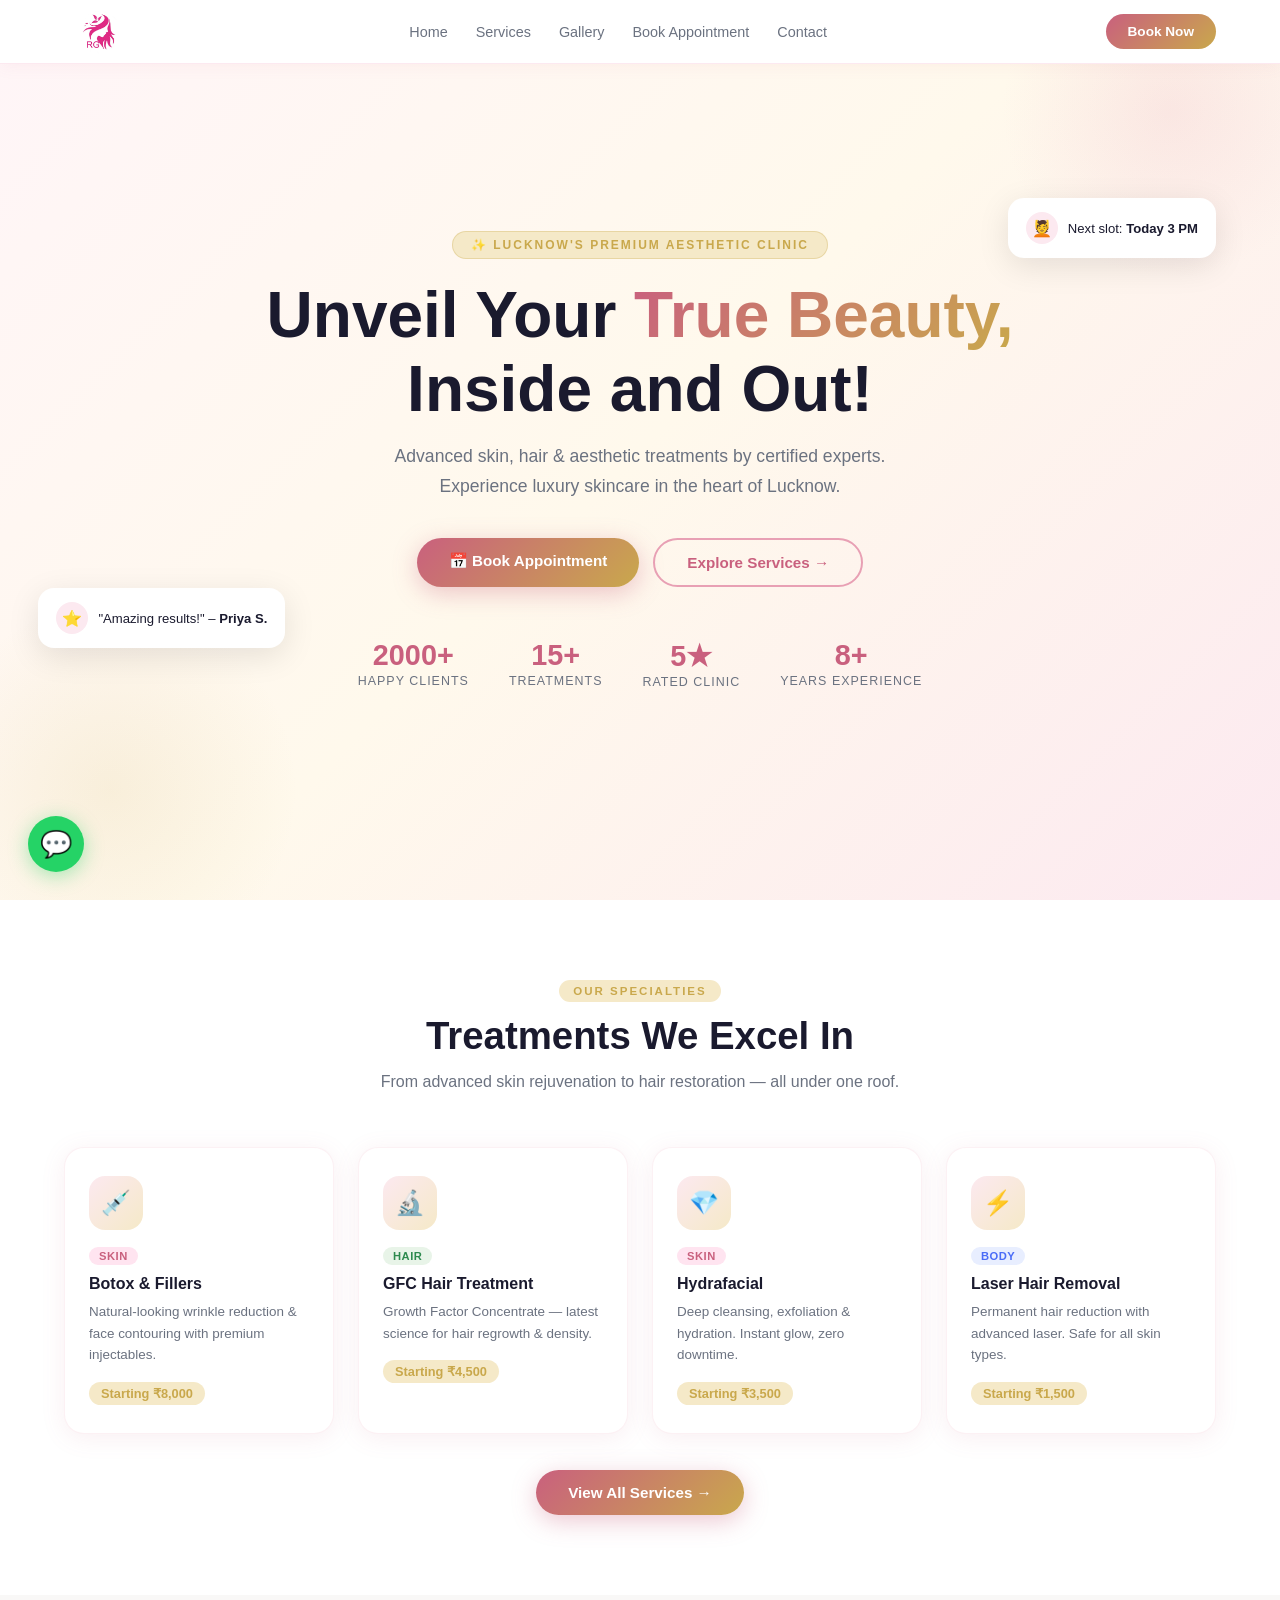
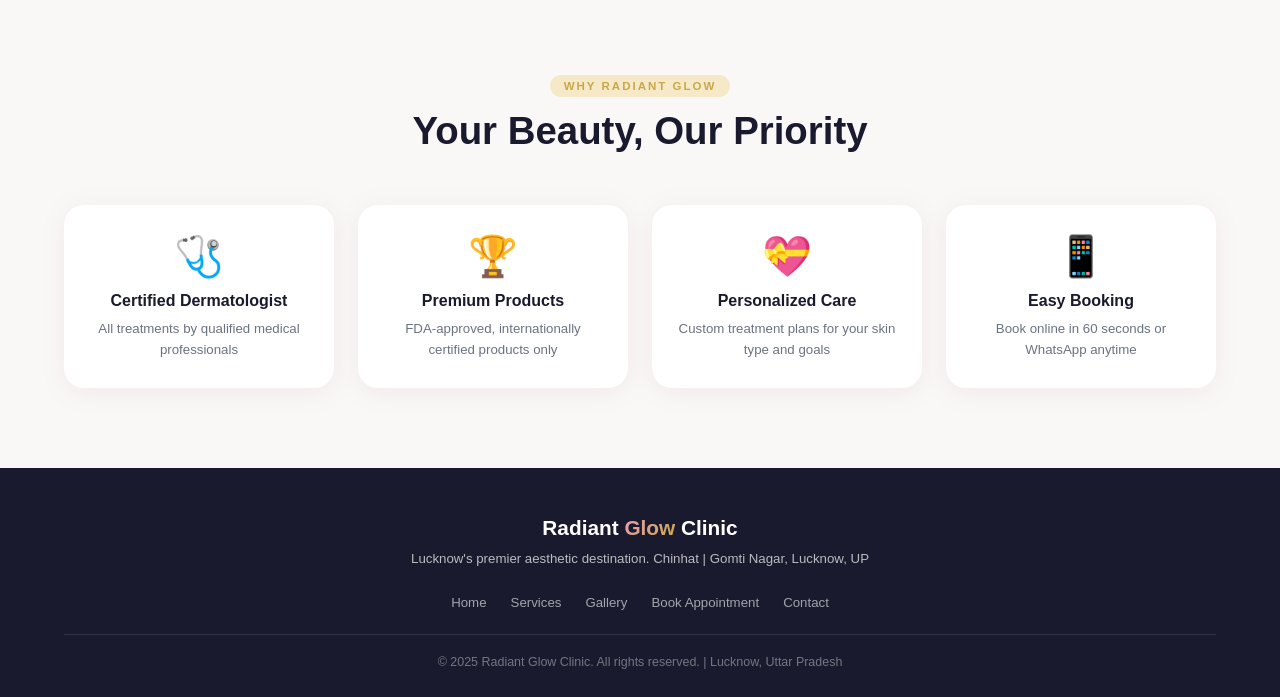
<file: index.html>
<!DOCTYPE html>
<html lang="en">
<head>
<meta charset="UTF-8">
<meta name="viewport" content="width=device-width, initial-scale=1.0">
<title>Radiant Glow Clinic – Lucknow | Premium Skin & Hair Treatments</title>
<meta name="description" content="Lucknow's premier aesthetic clinic for Botox, Fillers, GFC Hair Treatment, Hydrafacial, Laser Hair Removal & more. Gomti Nagar / Chinhat.">
<link rel="stylesheet" href="assets/css/style.css">
</head>
<body>

<nav id="mainNav">
<a class="logo" href="#" onclick="showPage('home')">
   <img src="InShot_20260304_152920815.jpg.jpeg" alt="Logo" style="height:50px;">
  </a>
  <ul class="nav-links" id="navLinks">
    <li><a href="#" onclick="showPage('home')">Home</a></li>
    <li><a href="#" onclick="showPage('services')">Services</a></li>
    <li><a href="#" onclick="showPage('gallery')">Gallery</a></li>
    <li><a href="#" onclick="showPage('booking')">Book Appointment</a></li>
    <li><a href="#" onclick="showPage('location')">Contact</a></li>
  </ul>
  <a class="nav-cta" href="#" onclick="showPage('booking')">Book Now</a>
  <div class="hamburger" onclick="toggleMobileMenu()"><span></span><span></span><span></span></div>
</nav>

<!-- HOME -->
<div id="home-page" class="page active">
  <div class="hero">
    <div class="hero-badge">✨ Lucknow's Premium Aesthetic Clinic</div>
    <h1>Unveil Your <span>True Beauty,</span><br>Inside and Out!</h1>
    <p class="hero-tagline">Advanced skin, hair & aesthetic treatments by certified experts. Experience luxury skincare in the heart of Lucknow.</p>
    <div class="hero-btns">
      <a class="btn-primary" href="#" onclick="showPage('booking')">📅 Book Appointment</a>
      <a class="btn-secondary" href="#" onclick="showPage('services')">Explore Services →</a>
    </div>
    <div class="hero-stats">
      <div class="stat"><div class="stat-num">2000+</div><div class="stat-label">Happy Clients</div></div>
      <div class="stat"><div class="stat-num">15+</div><div class="stat-label">Treatments</div></div>
      <div class="stat"><div class="stat-num">5★</div><div class="stat-label">Rated Clinic</div></div>
      <div class="stat"><div class="stat-num">8+</div><div class="stat-label">Years Experience</div></div>
    </div>
    <div class="floating-card card1"><div class="fc-icon">💆</div><div>Next slot: <strong>Today 3 PM</strong></div></div>
    <div class="floating-card card2"><div class="fc-icon">⭐</div><div>"Amazing results!" – <strong>Priya S.</strong></div></div>
  </div>
  <section style="background:#fff">
    <div class="section-header">
      <div class="section-tag">Our Specialties</div>
      <h2 class="section-title">Treatments We Excel In</h2>
      <p class="section-subtitle">From advanced skin rejuvenation to hair restoration — all under one roof.</p>
    </div>
    <div class="services-grid">
      <div class="service-card" onclick="showPage('booking')"><div class="service-icon">💉</div><span class="service-tag tag-skin">Skin</span><h3>Botox & Fillers</h3><p>Natural-looking wrinkle reduction & face contouring with premium injectables.</p><span class="service-price">Starting ₹8,000</span></div>
      <div class="service-card" onclick="showPage('booking')"><div class="service-icon">🔬</div><span class="service-tag tag-hair">Hair</span><h3>GFC Hair Treatment</h3><p>Growth Factor Concentrate — latest science for hair regrowth & density.</p><span class="service-price">Starting ₹4,500</span></div>
      <div class="service-card" onclick="showPage('booking')"><div class="service-icon">💎</div><span class="service-tag tag-skin">Skin</span><h3>Hydrafacial</h3><p>Deep cleansing, exfoliation & hydration. Instant glow, zero downtime.</p><span class="service-price">Starting ₹3,500</span></div>
      <div class="service-card" onclick="showPage('booking')"><div class="service-icon">⚡</div><span class="service-tag tag-body">Body</span><h3>Laser Hair Removal</h3><p>Permanent hair reduction with advanced laser. Safe for all skin types.</p><span class="service-price">Starting ₹1,500</span></div>
    </div>
    <div style="text-align:center;margin-top:36px"><a class="btn-primary" href="#" onclick="showPage('services')">View All Services →</a></div>
  </section>
  <section style="background:var(--grey-light)">
    <div class="section-header"><div class="section-tag">Why Radiant Glow</div><h2 class="section-title">Your Beauty, Our Priority</h2></div>
    <div style="display:grid;grid-template-columns:repeat(auto-fill,minmax(220px,1fr));gap:24px">
      <div style="background:#fff;border-radius:20px;padding:28px 24px;text-align:center;box-shadow:var(--shadow)"><div style="font-size:2.5rem;margin-bottom:12px">🩺</div><h3 style="font-size:1rem;font-weight:700;margin-bottom:8px">Certified Dermatologist</h3><p style="font-size:0.83rem;color:var(--grey);line-height:1.6">All treatments by qualified medical professionals</p></div>
      <div style="background:#fff;border-radius:20px;padding:28px 24px;text-align:center;box-shadow:var(--shadow)"><div style="font-size:2.5rem;margin-bottom:12px">🏆</div><h3 style="font-size:1rem;font-weight:700;margin-bottom:8px">Premium Products</h3><p style="font-size:0.83rem;color:var(--grey);line-height:1.6">FDA-approved, internationally certified products only</p></div>
      <div style="background:#fff;border-radius:20px;padding:28px 24px;text-align:center;box-shadow:var(--shadow)"><div style="font-size:2.5rem;margin-bottom:12px">💝</div><h3 style="font-size:1rem;font-weight:700;margin-bottom:8px">Personalized Care</h3><p style="font-size:0.83rem;color:var(--grey);line-height:1.6">Custom treatment plans for your skin type and goals</p></div>
      <div style="background:#fff;border-radius:20px;padding:28px 24px;text-align:center;box-shadow:var(--shadow)"><div style="font-size:2.5rem;margin-bottom:12px">📱</div><h3 style="font-size:1rem;font-weight:700;margin-bottom:8px">Easy Booking</h3><p style="font-size:0.83rem;color:var(--grey);line-height:1.6">Book online in 60 seconds or WhatsApp anytime</p></div>
    </div>
  </section>
  <footer>
    <div class="footer-logo">Radiant <span>Glow</span> Clinic</div>
    <p>Lucknow's premier aesthetic destination. Chinhat | Gomti Nagar, Lucknow, UP</p>
    <div class="footer-links">
      <a href="#" onclick="showPage('home')">Home</a><a href="#" onclick="showPage('services')">Services</a>
      <a href="#" onclick="showPage('gallery')">Gallery</a><a href="#" onclick="showPage('booking')">Book Appointment</a>
      <a href="#" onclick="showPage('location')">Contact</a>
    </div>
    <div class="footer-bottom">© 2025 Radiant Glow Clinic. All rights reserved. | Lucknow, Uttar Pradesh</div>
  </footer>
</div>

<!-- SERVICES -->
<div id="services-page" class="page">
  <section style="padding-top:100px;background:var(--grey-light)">
    <div class="section-header"><div class="section-tag">Our Services</div><h2 class="section-title">Complete Aesthetic Solutions</h2><p class="section-subtitle">State-of-the-art treatments for skin, hair, body & advanced therapies.</p></div>
    <h3 style="font-size:1.1rem;font-weight:700;margin-bottom:20px;color:var(--pink-deep)">✨ Skin Treatments</h3>
    <div class="services-grid" style="margin-bottom:48px">
      <div class="service-card"><div class="service-icon">💉</div><span class="service-tag tag-skin">Skin</span><h3>Botox</h3><p>Reduce fine lines, crow's feet and forehead wrinkles. Natural look, long-lasting results.</p><span class="service-price">₹8,000 onwards</span></div>
      <div class="service-card"><div class="service-icon">🌸</div><span class="service-tag tag-skin">Skin</span><h3>Dermal Fillers</h3><p>Lip augmentation, cheek contouring, under-eye hollows — restore youthful volume instantly.</p><span class="service-price">₹12,000 onwards</span></div>
      <div class="service-card"><div class="service-icon">💎</div><span class="service-tag tag-skin">Skin</span><h3>Hydrafacial</h3><p>6-in-1 cleansing, exfoliation, extraction, hydration, antioxidants & LED therapy.</p><span class="service-price">₹3,500 onwards</span></div>
      <div class="service-card"><div class="service-icon">🔆</div><span class="service-tag tag-skin">Skin</span><h3>Chemical Peels</h3><p>Lighten pigmentation, acne marks & dull skin with medical-grade customized peels.</p><span class="service-price">₹1,800 onwards</span></div>
      <div class="service-card"><div class="service-icon">🌟</div><span class="service-tag tag-skin">Skin</span><h3>Microneedling / PRP</h3><p>Stimulate collagen with PRP for skin rejuvenation, acne scars & anti-aging.</p><span class="service-price">₹4,000 onwards</span></div>
      <div class="service-card"><div class="service-icon">☀️</div><span class="service-tag tag-skin">Skin</span><h3>Skin Brightening</h3><p>Glutathione IV, mesotherapy & brightening facials for radiant, even-toned skin.</p><span class="service-price">₹2,500 onwards</span></div>
    </div>
    <h3 style="font-size:1.1rem;font-weight:700;margin-bottom:20px;color:#2d8a4e">🌿 Hair Treatments</h3>
    <div class="services-grid" style="margin-bottom:48px">
      <div class="service-card"><div class="service-icon">🔬</div><span class="service-tag tag-hair">Hair</span><h3>GFC Hair Treatment</h3><p>Growth Factor Concentrate — latest science for hair density, regrowth & reducing hair fall.</p><span class="service-price">₹4,500 onwards</span></div>
      <div class="service-card"><div class="service-icon">💧</div><span class="service-tag tag-hair">Hair</span><h3>PRP Hair Therapy</h3><p>Blood-derived growth factors injected into scalp to stimulate dormant follicles.</p><span class="service-price">₹3,500 onwards</span></div>
      <div class="service-card"><div class="service-icon">🌱</div><span class="service-tag tag-hair">Hair</span><h3>Mesotherapy</h3><p>Direct nutrient injection for stronger, thicker hair roots and scalp health.</p><span class="service-price">₹2,500 onwards</span></div>
      <div class="service-card"><div class="service-icon">⚡</div><span class="service-tag tag-hair">Hair</span><h3>Laser Hair Removal</h3><p>Permanent reduction for face, underarms, legs, bikini line. Safe & effective.</p><span class="service-price">₹1,500 per session</span></div>
    </div>
    <h3 style="font-size:1.1rem;font-weight:700;margin-bottom:20px;color:#4a6cf7">💆 Body Treatments</h3>
    <div class="services-grid" style="margin-bottom:48px">
      <div class="service-card"><div class="service-icon">🎯</div><span class="service-tag tag-body">Body</span><h3>Body Contouring</h3><p>Non-surgical fat reduction with RF, ultrasound & cavitation. No surgery required.</p><span class="service-price">₹3,000 per session</span></div>
      <div class="service-card"><div class="service-icon">🌊</div><span class="service-tag tag-body">Body</span><h3>Anti-Cellulite Therapy</h3><p>Targeted treatment for stubborn cellulite on thighs, hips & abdomen.</p><span class="service-price">₹2,500 per session</span></div>
      <div class="service-card"><div class="service-icon">✋</div><span class="service-tag tag-body">Body</span><h3>Cupping Therapy</h3><p>Improves circulation, relieves muscle tension & detoxifies the body.</p><span class="service-price">₹1,500 per session</span></div>
    </div>
    <h3 style="font-size:1.1rem;font-weight:700;margin-bottom:20px;color:#7c3aed">🧬 Advanced Therapies</h3>
    <div class="services-grid">
      <div class="service-card"><div class="service-icon">🩸</div><span class="service-tag tag-advanced">Advanced</span><h3>Leech Therapy</h3><p>Natural hirudotherapy for skin glow, dark circles, acne & anti-aging.</p><span class="service-price">₹2,000 per session</span></div>
      <div class="service-card"><div class="service-icon">💊</div><span class="service-tag tag-advanced">Advanced</span><h3>IV Drip Therapy</h3><p>Vitamin C, Glutathione, NAD+ & custom drips for skin, energy & immunity.</p><span class="service-price">₹3,500 onwards</span></div>
      <div class="service-card"><div class="service-icon">🧪</div><span class="service-tag tag-advanced">Advanced</span><h3>Exosome Therapy</h3><p>Cutting-edge cellular rejuvenation for skin & hair using exosome technology.</p><span class="service-price">₹15,000 onwards</span></div>
    </div>
    <div style="text-align:center;margin-top:48px"><a class="btn-primary" href="#" onclick="showPage('booking')">📅 Book Any Treatment</a></div>
  </section>
  <footer><div class="footer-logo">Radiant <span>Glow</span> Clinic</div><p>Premium aesthetic treatments in Lucknow</p><div class="footer-links"><a href="#" onclick="showPage('home')">Home</a><a href="#" onclick="showPage('booking')">Book Now</a></div><div class="footer-bottom">© 2025 Radiant Glow Clinic.</div></footer>
</div>

<!-- GALLERY -->
<div id="gallery-page" class="page">
  <section style="padding-top:100px;background:var(--grey-light)">
    <div class="section-header"><div class="section-tag">Results Gallery</div><h2 class="section-title">Real Results, Real People</h2><p class="section-subtitle">Before & after photos from our happy patients in Lucknow.</p></div>
    <div class="gallery-grid">
      <div class="gallery-card"><div class="gallery-img"><div class="before-img"><span style="font-size:3rem">😔</span></div><div class="after-img"><span style="font-size:3rem">😊</span></div></div><div class="gallery-info"><h4>Hydrafacial + Brightening</h4><p>Priya S. · 3 sessions</p><div class="star-rating">★★★★★</div></div></div>
      <div class="gallery-card"><div class="gallery-img"><div class="before-img"><span style="font-size:3rem">💇</span></div><div class="after-img"><span style="font-size:3rem">👸</span></div></div><div class="gallery-info"><h4>GFC Hair Treatment</h4><p>Rohit M. · 4 sessions</p><div class="star-rating">★★★★★</div></div></div>
      <div class="gallery-card"><div class="gallery-img"><div class="before-img"><span style="font-size:3rem">😞</span></div><div class="after-img"><span style="font-size:3rem">✨</span></div></div><div class="gallery-info"><h4>Botox + Lip Fillers</h4><p>Neha K. · 1 session</p><div class="star-rating">★★★★★</div></div></div>
      <div class="gallery-card"><div class="gallery-img"><div class="before-img"><span style="font-size:3rem">🙁</span></div><div class="after-img"><span style="font-size:3rem">😍</span></div></div><div class="gallery-info"><h4>Chemical Peel (Acne Scars)</h4><p>Ananya T. · 6 sessions</p><div class="star-rating">★★★★★</div></div></div>
      <div class="gallery-card"><div class="gallery-img"><div class="before-img"><span style="font-size:3rem">😐</span></div><div class="after-img"><span style="font-size:3rem">💃</span></div></div><div class="gallery-info"><h4>Body Contouring</h4><p>Sunita R. · 8 sessions</p><div class="star-rating">★★★★★</div></div></div>
      <div class="gallery-card"><div class="gallery-img"><div class="before-img"><span style="font-size:3rem">😶</span></div><div class="after-img"><span style="font-size:3rem">🌟</span></div></div><div class="gallery-info"><h4>PRP Skin Rejuvenation</h4><p>Meera G. · 3 sessions</p><div class="star-rating">★★★★★</div></div></div>
    </div>
    <div style="text-align:center;margin-top:48px;padding:32px;background:#fff;border-radius:20px;box-shadow:var(--shadow)">
      <p style="font-size:1.1rem;color:var(--grey);margin-bottom:16px">📸 Follow us on Instagram for daily transformations!</p>
      <a class="btn-primary" href="https://instagram.com" target="_blank">@RadiantGlowLucknow</a>
    </div>
  </section>
  <footer><div class="footer-logo">Radiant <span>Glow</span> Clinic</div><p>Real results from real clients</p><div class="footer-links"><a href="#" onclick="showPage('home')">Home</a><a href="#" onclick="showPage('booking')">Book Now</a></div><div class="footer-bottom">© 2025 Radiant Glow Clinic.</div></footer>
</div>

<!-- BOOKING -->
<div id="booking-page" class="page">
  <section style="padding-top:100px;background:linear-gradient(135deg,#fff5f8,#fff9ec)">
    <div class="section-header"><div class="section-tag">Book Appointment</div><h2 class="section-title">Schedule Your Consultation</h2><p class="section-subtitle">Book in 60 seconds. We'll confirm via WhatsApp within 30 minutes.</p></div>
    <div class="booking-wrapper">
      <div class="booking-info">
        <h2>Visit Us or Book Online</h2>
        <p>Our team will confirm your appointment quickly. First consultation is <strong>free!</strong></p>
        <div class="contact-item"><div class="contact-icon">📍</div><a href="#">Chinhat / Gomti Nagar, Lucknow, UP 226010</a></div>
        <div class="contact-item"><div class="contact-icon">📞</div><a href="tel:+919876543210">+91 98765 43210</a></div>
        <div class="contact-item"><div class="contact-icon">✉️</div><a href="mailto:hello@radiantglowlko.com">hello@radiantglowlko.com</a></div>
        <div class="contact-item"><div class="contact-icon">🕐</div><a href="#">Mon–Sat: 10 AM – 7 PM | Sun: By Appointment</a></div>
        <a class="whatsapp-btn" href="https://wa.me/919876543210" target="_blank"><span>💬</span> WhatsApp Us Directly</a>
      </div>
      <div class="booking-form">
        <div class="form-title">📅 Book Your Appointment</div>
        <div class="form-group"><label>Full Name *</label><input type="text" id="clientName" placeholder="Your full name"></div>
        <div class="form-row">
          <div class="form-group"><label>Phone Number *</label><input type="tel" id="clientPhone" placeholder="+91 XXXXX XXXXX"></div>
          <div class="form-group"><label>Email</label><input type="email" id="clientEmail" placeholder="your@email.com"></div>
        </div>
        <div class="form-group">
          <label>Select Service *</label>
          <select id="serviceSelect">
            <option value="">-- Choose a Service --</option>
            <optgroup label="Skin Treatments"><option>Botox</option><option>Dermal Fillers</option><option>Hydrafacial</option><option>Chemical Peel</option><option>Microneedling / PRP</option><option>Skin Brightening</option></optgroup>
            <optgroup label="Hair Treatments"><option>GFC Hair Treatment</option><option>PRP Hair Therapy</option><option>Mesotherapy (Hair)</option><option>Laser Hair Removal</option></optgroup>
            <optgroup label="Body Treatments"><option>Body Contouring</option><option>Anti-Cellulite Therapy</option><option>Cupping Therapy</option></optgroup>
            <optgroup label="Advanced Therapies"><option>Leech Therapy</option><option>IV Drip Therapy</option><option>Exosome Therapy</option></optgroup>
          </select>
        </div>
        <div class="form-row">
          <div class="form-group"><label>Preferred Date *</label><input type="date" id="apptDate"></div>
          <div class="form-group"><label>Preferred Time *</label><select id="apptTime"><option value="">-- Select Time --</option><option>10:00 AM</option><option>10:30 AM</option><option>11:00 AM</option><option>11:30 AM</option><option>12:00 PM</option><option>2:00 PM</option><option>2:30 PM</option><option>3:00 PM</option><option>3:30 PM</option><option>4:00 PM</option><option>5:00 PM</option><option>6:00 PM</option></select></div>
        </div>
        <div class="form-group"><label>Additional Notes</label><textarea id="apptNotes" rows="3" placeholder="Any concerns, allergies, or questions..."></textarea></div>
        <button class="submit-btn" onclick="submitBooking()">Confirm Appointment ✨</button>
        <div class="success-msg" id="bookingSuccess">✅ Appointment booked! We'll confirm via WhatsApp within 30 mins.</div>
      </div>
    </div>
  </section>
  <footer><div class="footer-logo">Radiant <span>Glow</span> Clinic</div><p>Book your transformation today</p><div class="footer-links"><a href="#" onclick="showPage('home')">Home</a><a href="#" onclick="showPage('services')">Services</a></div><div class="footer-bottom">© 2025 Radiant Glow Clinic.</div></footer>
</div>

<!-- LOCATION -->
<div id="location-page" class="page">
  <section style="padding-top:100px;background:var(--grey-light)">
    <div class="section-header"><div class="section-tag">Location & Contact</div><h2 class="section-title">Find Us in Lucknow</h2><p class="section-subtitle">Conveniently located in Chinhat / Gomti Nagar. Easy parking available.</p></div>
    <div class="location-wrapper">
      <div>
        <div class="map-container">
          <div class="map-pin">📍</div>
          <strong style="font-size:1rem">Radiant Glow Clinic</strong>
          <p class="map-text">Chinhat / Gomti Nagar, Lucknow UP 226010</p>
          <a class="map-link" href="https://maps.google.com/?q=Gomti+Nagar+Lucknow" target="_blank">Open in Google Maps 🗺️</a>
        </div>
      </div>
      <div class="location-info">
        <h3>Contact & Hours</h3>
        <div class="info-item"><div class="info-icon">📍</div><div><h4>Clinic Address</h4><p>Radiant Glow Clinic, Chinhat / Gomti Nagar<br>Lucknow, Uttar Pradesh – 226010</p></div></div>
        <div class="info-item"><div class="info-icon">📞</div><div><h4>Phone & WhatsApp</h4><p>+91 98765 43210 · Available 9 AM – 8 PM</p></div></div>
        <div class="info-item"><div class="info-icon">✉️</div><div><h4>Email</h4><p>hello@radiantglowlko.com</p></div></div>
        <div class="info-item"><div class="info-icon">🕐</div><div><h4>Working Hours</h4><p>Monday – Saturday: 10:00 AM – 7:00 PM<br>Sunday: By Appointment Only</p></div></div>
        <a class="whatsapp-btn" href="https://wa.me/919876543210" target="_blank"><span style="font-size:1.3rem">💬</span> Chat on WhatsApp</a>
      </div>
    </div>
  </section>
  <footer><div class="footer-logo">Radiant <span>Glow</span> Clinic</div><p>Lucknow's trusted aesthetic clinic</p><div class="footer-links"><a href="#" onclick="showPage('home')">Home</a><a href="#" onclick="showPage('booking')">Book Now</a></div><div class="footer-bottom">© 2025 Radiant Glow Clinic.</div></footer>
</div>

<a class="whatsapp-float" href="https://wa.me/919876543210" target="_blank" title="WhatsApp">💬</a>
<div class="toast" id="toast"></div>
<script src="assets/js/main.js"></script>
</body>
</html>
</file>
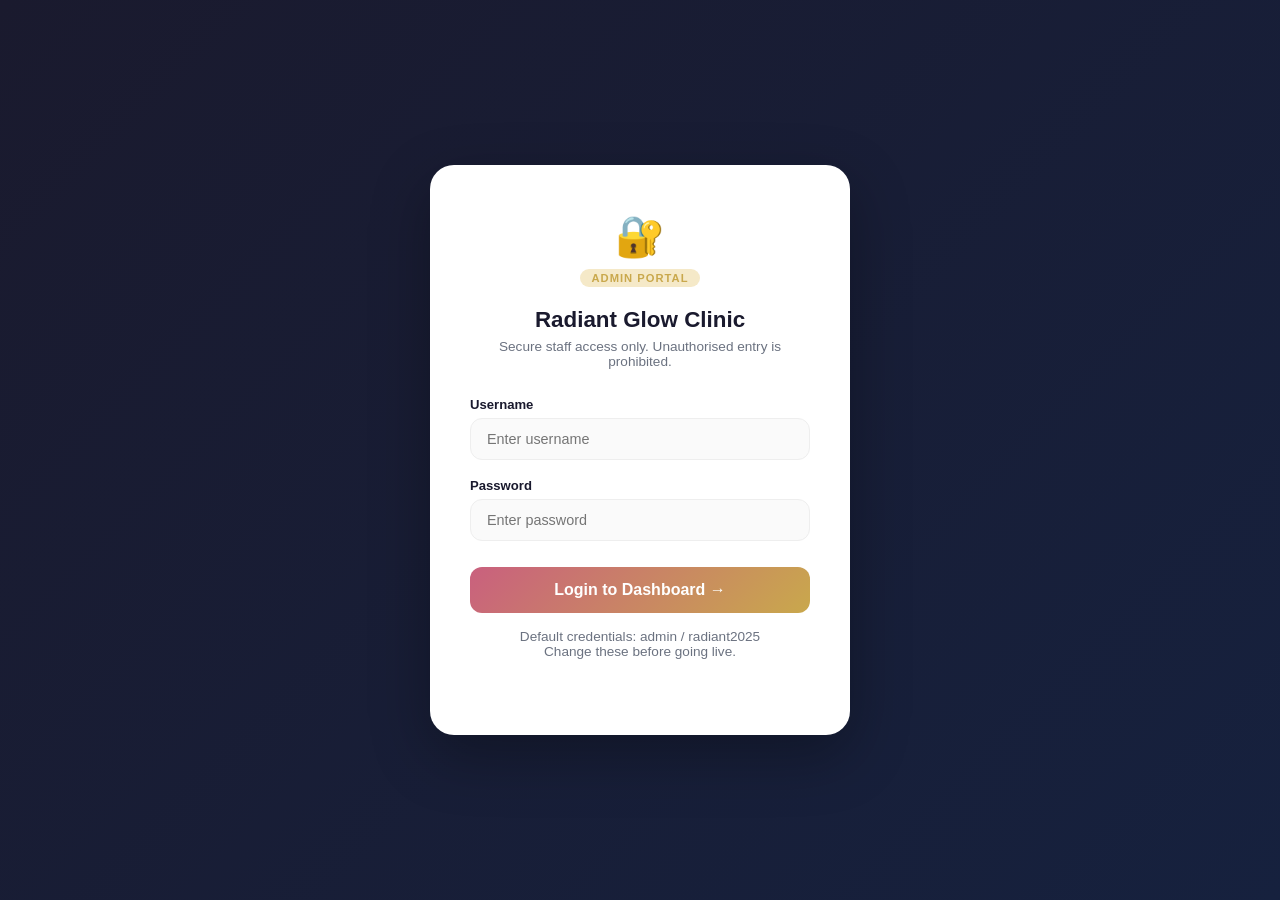
<file: admin/index.html>
<!DOCTYPE html>
<html lang="en">
<head>
<meta charset="UTF-8">
<meta name="viewport" content="width=device-width, initial-scale=1.0">
<title>Admin Portal – Radiant Glow Clinic</title>
<!-- No index for search engines -->
<meta name="robots" content="noindex, nofollow">
<link rel="stylesheet" href="../assets/css/admin.css">
</head>
<body>

<!-- ═══════════════ LOGIN PAGE ═══════════════ -->
<div id="loginPage" class="login-page">
  <div class="login-box">
    <div class="login-logo">🔐</div>
    <div class="admin-badge">ADMIN PORTAL</div>
    <h2>Radiant Glow Clinic</h2>
    <p>Secure staff access only. Unauthorised entry is prohibited.</p>
    <div class="form-group">
      <label>Username</label>
      <input type="text" id="adminUser" placeholder="Enter username" autocomplete="username">
    </div>
    <div class="form-group">
      <label>Password</label>
      <input type="password" id="adminPass" placeholder="Enter password" autocomplete="current-password">
    </div>
    <div class="error-msg" id="loginError"></div>
    <button class="login-btn" onclick="adminLogin()">Login to Dashboard →</button>
    <p class="login-hint">Default credentials: admin / radiant2025<br>Change these before going live.</p>
  </div>
</div>

<!-- ═══════════════ DASHBOARD ═══════════════ -->
<div id="dashboard" style="display:none">

  <nav class="admin-nav">
    <div class="admin-brand">
      <div class="admin-brand-icon">✨</div>
      <div class="admin-brand-text">Radiant <span>Glow</span> · Admin</div>
    </div>
    <div class="admin-tabs">
      <button class="admin-tab active" data-tab="overview"      onclick="switchTab('overview')">📊 Overview</button>
      <button class="admin-tab"         data-tab="appointments" onclick="switchTab('appointments')">📅 Appointments</button>
      <button class="admin-tab"         data-tab="services"     onclick="switchTab('services')">💆 Services</button>
      <button class="admin-tab"         data-tab="leads"        onclick="switchTab('leads')">📋 Leads</button>
    </div>
    <div style="display:flex;align-items:center;gap:10px">
      <span style="font-size:0.8rem;color:rgba(255,255,255,0.5)">Staff logged in</span>
      <button class="logout-btn" onclick="adminLogout()">Logout</button>
    </div>
  </nav>

  <div class="admin-body">

    <!-- Mobile tabs -->
    <div class="mobile-tabs">
      <button class="admin-tab active" data-tab="overview"      onclick="switchTab('overview')">📊 Overview</button>
      <button class="admin-tab"         data-tab="appointments" onclick="switchTab('appointments')">📅 Appointments</button>
      <button class="admin-tab"         data-tab="services"     onclick="switchTab('services')">💆 Services</button>
      <button class="admin-tab"         data-tab="leads"        onclick="switchTab('leads')">📋 Leads</button>
    </div>

    <!-- ── OVERVIEW ── -->
    <div class="admin-section active" id="section-overview">
      <p class="section-heading">Good morning! Here's today's snapshot 👋</p>
      <div class="stats-grid">
        <div class="stat-card pink"><div class="num" id="stat-today">4</div><p>Today's Appointments</p></div>
        <div class="stat-card gold"><div class="num" id="stat-pending">5</div><p>Pending Confirmations</p></div>
        <div class="stat-card green"><div class="num" id="stat-monthly">48</div><p>This Month's Clients</p></div>
        <div class="stat-card blue"><div class="num">₹2.4L</div><p>Monthly Revenue</p></div>
      </div>
      <div class="card">
        <div class="card-header"><h3>📅 Today's Schedule</h3></div>
        <div class="table-wrap">
          <table>
            <thead><tr><th>Time</th><th>Client</th><th>Service</th><th>Status</th><th>Action</th></tr></thead>
            <tbody id="todayTableBody"></tbody>
          </table>
        </div>
      </div>
    </div>

    <!-- ── APPOINTMENTS ── -->
    <div class="admin-section" id="section-appointments">
      <div class="card">
        <div class="card-header">
          <h3>📅 All Upcoming Appointments</h3>
          <button class="export-btn" onclick="exportAppointments()">⬇ Export CSV</button>
        </div>
        <div class="table-wrap">
          <table>
            <thead><tr><th>Date</th><th>Time</th><th>Client</th><th>Phone</th><th>Service</th><th>Status</th><th>Action</th></tr></thead>
            <tbody id="apptTableBody"></tbody>
          </table>
        </div>
      </div>
    </div>

    <!-- ── SERVICES ── -->
    <div class="admin-section" id="section-services">
      <div class="card">
        <div class="card-header"><h3>💆 Manage Services & Pricing</h3></div>
        <div class="services-manage-grid" id="serviceGrid">
          <div class="service-manage-card"><h4>💉 Botox</h4><input type="text" value="Wrinkle reduction injection treatment"><input type="text" value="₹8,000 onwards" placeholder="Price"><button class="save-btn" onclick="saveService(this)">Save ✓</button></div>
          <div class="service-manage-card"><h4>🌸 Dermal Fillers</h4><input type="text" value="Lip & face filler augmentation"><input type="text" value="₹12,000 onwards" placeholder="Price"><button class="save-btn" onclick="saveService(this)">Save ✓</button></div>
          <div class="service-manage-card"><h4>💎 Hydrafacial</h4><input type="text" value="6-in-1 deep cleansing facial"><input type="text" value="₹3,500 onwards" placeholder="Price"><button class="save-btn" onclick="saveService(this)">Save ✓</button></div>
          <div class="service-manage-card"><h4>🔬 GFC Hair Treatment</h4><input type="text" value="Growth Factor Concentrate therapy"><input type="text" value="₹4,500 per session" placeholder="Price"><button class="save-btn" onclick="saveService(this)">Save ✓</button></div>
          <div class="service-manage-card"><h4>⚡ Laser Hair Removal</h4><input type="text" value="Permanent hair reduction treatment"><input type="text" value="₹1,500 per session" placeholder="Price"><button class="save-btn" onclick="saveService(this)">Save ✓</button></div>
          <div class="service-manage-card"><h4>🩸 Leech Therapy</h4><input type="text" value="Natural hirudotherapy treatment"><input type="text" value="₹2,000 per session" placeholder="Price"><button class="save-btn" onclick="saveService(this)">Save ✓</button></div>
          <div class="service-manage-card"><h4>💊 IV Drip Therapy</h4><input type="text" value="Vitamin C, Glutathione & custom drips"><input type="text" value="₹3,500 onwards" placeholder="Price"><button class="save-btn" onclick="saveService(this)">Save ✓</button></div>
          <div class="service-manage-card"><h4>🧪 Exosome Therapy</h4><input type="text" value="Next-gen cellular rejuvenation"><input type="text" value="₹15,000 onwards" placeholder="Price"><button class="save-btn" onclick="saveService(this)">Save ✓</button></div>
          <div class="add-service-card" id="addServiceCard" onclick="addService()"><span>➕</span> Add New Service</div>
        </div>
      </div>
    </div>

    <!-- ── LEADS ── -->
    <div class="admin-section" id="section-leads">
      <div class="card">
        <div class="card-header">
          <h3>📋 Customer Inquiries & Leads</h3>
          <button class="export-btn" onclick="exportLeads()">⬇ Export CSV</button>
        </div>
        <div class="table-wrap">
          <table>
            <thead><tr><th>Date</th><th>Name</th><th>Phone</th><th>Email</th><th>Service Interest</th><th>Notes</th></tr></thead>
            <tbody id="leadsTableBody"></tbody>
          </table>
        </div>
      </div>
    </div>

  </div>
</div>

<div class="toast" id="toast"></div>
<script src="../assets/js/admin.js"></script>
</body>
</html>
</file>
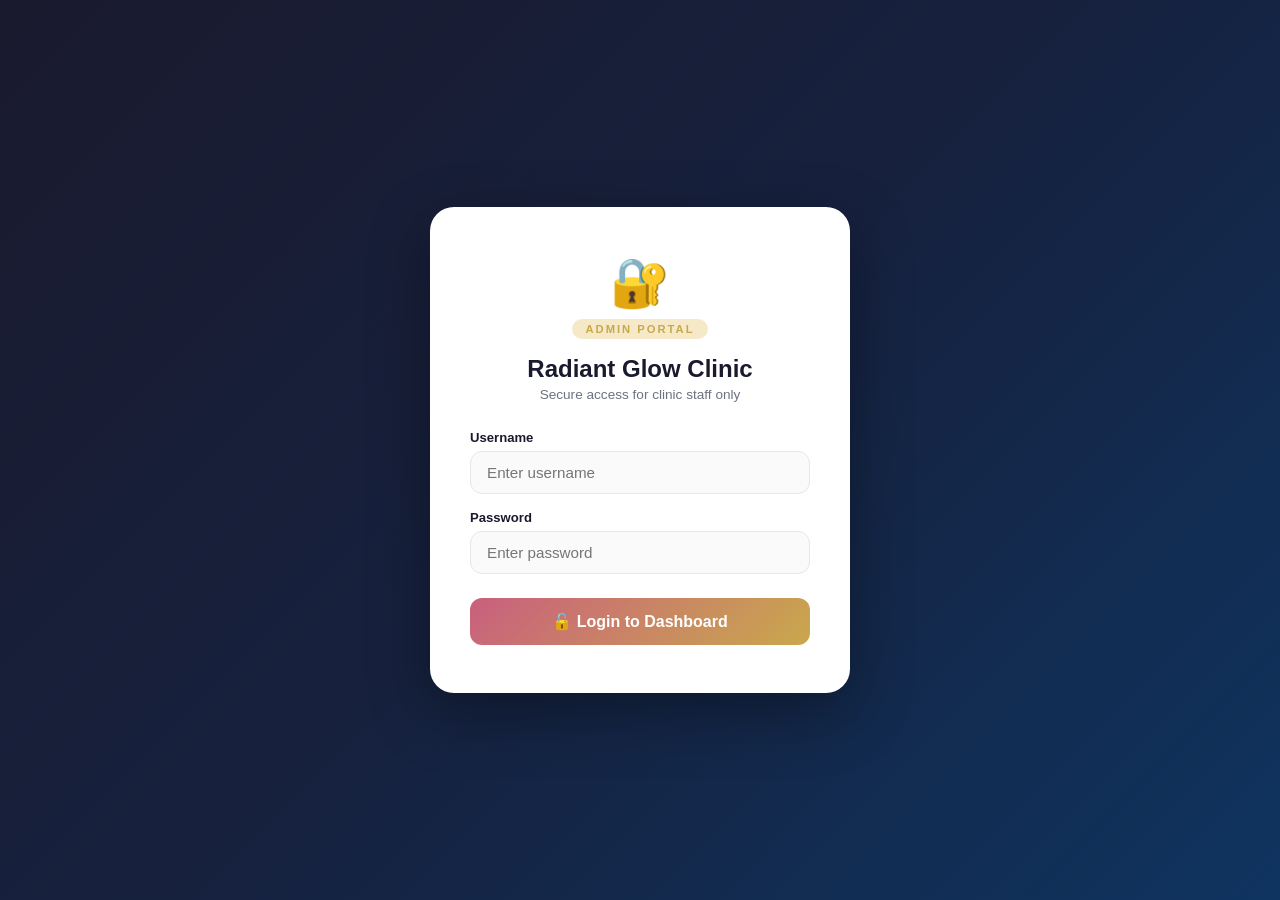
<file: admin.html>
<!DOCTYPE html>
<html lang="en">
<head>
<meta charset="UTF-8">
<meta name="viewport" content="width=device-width, initial-scale=1.0">
<title>Admin Panel – Radiant Glow Clinic</title>
<style>
  :root {
    --pink: #e8a0b4;
    --pink-light: #fce9f0;
    --pink-deep: #c9607e;
    --gold: #c9a84c;
    --gold-light: #f5e9c8;
    --dark: #1a1a2e;
    --grey: #6b7280;
    --shadow: 0 4px 24px rgba(0,0,0,0.08);
  }
  * { margin:0; padding:0; box-sizing:border-box; }
  body { font-family:'Segoe UI',sans-serif; color:var(--dark); background:#f0f2f8; }

  /* LOGIN */
  #loginScreen {
    min-height:100vh; background:linear-gradient(135deg,#1a1a2e 0%,#16213e 50%,#0f3460 100%);
    display:flex; align-items:center; justify-content:center; padding:20px;
  }
  .login-box {
    background:#fff; border-radius:24px; padding:48px 40px;
    width:100%; max-width:420px; text-align:center;
    box-shadow:0 20px 60px rgba(0,0,0,0.35);
  }
  .login-logo { font-size:3rem; margin-bottom:8px; }
  .login-badge { display:inline-block; background:var(--gold-light); color:var(--gold); font-size:0.7rem; font-weight:700; padding:4px 14px; border-radius:50px; margin-bottom:16px; letter-spacing:2px; text-transform:uppercase; }
  .login-box h2 { font-size:1.5rem; font-weight:800; color:var(--dark); margin-bottom:4px; }
  .login-box p { color:var(--grey); font-size:0.85rem; margin-bottom:28px; }
  .form-group { margin-bottom:16px; text-align:left; }
  .form-group label { display:block; font-size:0.82rem; font-weight:600; color:var(--dark); margin-bottom:6px; }
  .form-group input { width:100%; padding:12px 16px; border:1.5px solid #e5e7eb; border-radius:12px; font-size:0.95rem; font-family:inherit; outline:none; transition:.2s; background:#fafafa; }
  .form-group input:focus { border-color:var(--pink); background:#fff; box-shadow:0 0 0 3px rgba(232,160,180,0.15); }
  .login-btn { width:100%; padding:14px; background:linear-gradient(135deg,var(--pink-deep),var(--gold)); color:#fff; border:none; border-radius:12px; font-size:1rem; font-weight:700; cursor:pointer; margin-top:8px; transition:opacity .2s,transform .2s; }
  .login-btn:hover { opacity:0.9; transform:translateY(-1px); }
  .login-hint { font-size:0.75rem; color:#aaa; margin-top:16px; }
  .login-err { background:#fee2e2; color:#dc2626; border-radius:8px; padding:10px 14px; font-size:0.83rem; margin-top:12px; display:none; }

  /* DASHBOARD */
  #dashboard { display:none; min-height:100vh; }

  /* SIDEBAR */
  .layout { display:flex; min-height:100vh; }
  .sidebar {
    width:240px; background:linear-gradient(180deg,#1a1a2e 0%,#16213e 100%);
    padding:0; display:flex; flex-direction:column; position:fixed; top:0; bottom:0; left:0; z-index:100;
    transition:transform .3s;
  }
  .sidebar-brand { padding:24px 20px; border-bottom:1px solid rgba(255,255,255,0.08); }
  .sidebar-brand .brand-name { font-size:1rem; font-weight:800; color:#fff; }
  .sidebar-brand .brand-name span { background:linear-gradient(135deg,var(--pink),var(--gold)); -webkit-background-clip:text; -webkit-text-fill-color:transparent; background-clip:text; }
  .sidebar-brand p { font-size:0.72rem; color:rgba(255,255,255,0.4); margin-top:2px; letter-spacing:1px; text-transform:uppercase; }
  .sidebar-nav { padding:16px 12px; flex:1; overflow-y:auto; }
  .nav-section-title { font-size:0.65rem; font-weight:600; color:rgba(255,255,255,0.3); text-transform:uppercase; letter-spacing:1.5px; padding:8px 8px 6px; margin-top:8px; }
  .sidebar-link {
    display:flex; align-items:center; gap:10px; padding:11px 12px; border-radius:10px;
    color:rgba(255,255,255,0.6); font-size:0.875rem; font-weight:500; cursor:pointer;
    transition:.2s; margin-bottom:2px; border:none; background:transparent; width:100%; text-align:left;
  }
  .sidebar-link:hover { background:rgba(255,255,255,0.08); color:#fff; }
  .sidebar-link.active { background:linear-gradient(135deg,rgba(201,96,126,0.3),rgba(201,168,76,0.2)); color:#fff; }
  .sidebar-link .icon { font-size:1rem; width:20px; text-align:center; }
  .sidebar-footer { padding:16px 12px; border-top:1px solid rgba(255,255,255,0.08); }
  .logout-btn { display:flex; align-items:center; gap:10px; padding:11px 12px; border-radius:10px; color:rgba(255,255,255,0.5); font-size:0.875rem; cursor:pointer; border:none; background:transparent; width:100%; transition:.2s; }
  .logout-btn:hover { background:rgba(255,100,100,0.15); color:#ff6b6b; }

  /* MAIN CONTENT */
  .main { margin-left:240px; flex:1; display:flex; flex-direction:column; }
  .topbar {
    background:#fff; padding:0 28px; height:64px; display:flex; align-items:center;
    justify-content:space-between; box-shadow:0 1px 0 #e5e7eb; position:sticky; top:0; z-index:50;
  }
  .topbar-title { font-size:1.1rem; font-weight:700; color:var(--dark); }
  .topbar-right { display:flex; align-items:center; gap:16px; }
  .admin-badge-pill { background:var(--gold-light); color:var(--gold); font-size:0.75rem; font-weight:600; padding:4px 12px; border-radius:50px; }
  .hamburger-top { display:none; flex-direction:column; gap:4px; cursor:pointer; background:none; border:none; }
  .hamburger-top span { width:22px; height:2px; background:var(--dark); border-radius:2px; }
  .content { padding:28px; flex:1; }

  /* SECTIONS */
  .section { display:none; }
  .section.active { display:block; }

  /* STATS GRID */
  .stats-grid { display:grid; grid-template-columns:repeat(auto-fill,minmax(180px,1fr)); gap:16px; margin-bottom:28px; }
  .stat-card { background:#fff; border-radius:16px; padding:22px 20px; box-shadow:var(--shadow); border-left:4px solid transparent; }
  .stat-card.pink { border-color:var(--pink-deep); }
  .stat-card.gold { border-color:var(--gold); }
  .stat-card.green { border-color:#10b981; }
  .stat-card.blue { border-color:#3b82f6; }
  .stat-card .num { font-size:2rem; font-weight:800; }
  .stat-card.pink .num { color:var(--pink-deep); }
  .stat-card.gold .num { color:var(--gold); }
  .stat-card.green .num { color:#10b981; }
  .stat-card.blue .num { color:#3b82f6; }
  .stat-card .label { font-size:0.78rem; color:var(--grey); margin-top:4px; }
  .stat-card .sub { font-size:0.72rem; color:#10b981; margin-top:6px; }

  /* CARDS */
  .card { background:#fff; border-radius:16px; padding:24px; box-shadow:var(--shadow); margin-bottom:24px; }
  .card-header { display:flex; align-items:center; justify-content:space-between; margin-bottom:20px; flex-wrap:gap; }
  .card-header h3 { font-size:1rem; font-weight:700; color:var(--dark); }
  .card-actions { display:flex; gap:8px; flex-wrap:wrap; }
  .btn-export { background:var(--gold-light); color:var(--gold); border:none; padding:8px 16px; border-radius:8px; font-size:0.8rem; font-weight:600; cursor:pointer; transition:.2s; }
  .btn-export:hover { background:var(--gold); color:#fff; }
  .btn-add { background:linear-gradient(135deg,var(--pink-deep),var(--gold)); color:#fff; border:none; padding:8px 16px; border-radius:8px; font-size:0.8rem; font-weight:600; cursor:pointer; }

  /* TABLE */
  .table-wrap { overflow-x:auto; }
  table { width:100%; border-collapse:collapse; min-width:560px; }
  th { text-align:left; font-size:0.72rem; text-transform:uppercase; letter-spacing:0.5px; color:var(--grey); padding:10px 14px; border-bottom:2px solid #f3f4f6; font-weight:600; white-space:nowrap; }
  td { padding:13px 14px; border-bottom:1px solid #f9fafb; font-size:0.85rem; color:var(--dark); vertical-align:middle; }
  tr:last-child td { border-bottom:none; }
  tr:hover td { background:#fafafa; }

  /* BADGES */
  .badge { display:inline-block; padding:3px 10px; border-radius:50px; font-size:0.72rem; font-weight:600; }
  .badge-pending { background:#fef3c7; color:#92400e; }
  .badge-confirmed { background:#d1fae5; color:#065f46; }
  .badge-done { background:#dbeafe; color:#1e40af; }
  .badge-reschedule { background:#ede9fe; color:#5b21b6; }

  /* ACTION BUTTONS */
  .actions { display:flex; gap:5px; flex-wrap:wrap; }
  .btn-sm { padding:5px 10px; border-radius:6px; font-size:0.72rem; font-weight:600; border:none; cursor:pointer; transition:.15s; white-space:nowrap; }
  .btn-confirm { background:#d1fae5; color:#065f46; } .btn-confirm:hover { background:#6ee7b7; }
  .btn-reschedule { background:#fef3c7; color:#92400e; } .btn-reschedule:hover { background:#fcd34d; }
  .btn-done { background:#dbeafe; color:#1e40af; } .btn-done:hover { background:#93c5fd; }
  .btn-delete { background:#fee2e2; color:#dc2626; } .btn-delete:hover { background:#fca5a5; }

  /* SERVICE MANAGEMENT */
  .service-grid { display:grid; grid-template-columns:repeat(auto-fill,minmax(240px,1fr)); gap:16px; }
  .service-edit-card { border:1.5px solid #e5e7eb; border-radius:14px; padding:18px; transition:.2s; }
  .service-edit-card:hover { border-color:var(--pink); }
  .service-edit-card h4 { font-size:0.9rem; font-weight:700; margin-bottom:12px; color:var(--dark); }
  .service-edit-card input { width:100%; padding:9px 12px; border:1px solid #e5e7eb; border-radius:8px; font-size:0.84rem; margin-bottom:8px; font-family:inherit; outline:none; transition:.2s; }
  .service-edit-card input:focus { border-color:var(--pink); }
  .save-btn { background:linear-gradient(135deg,var(--pink-deep),var(--gold)); color:#fff; border:none; padding:8px 18px; border-radius:8px; font-size:0.8rem; font-weight:600; cursor:pointer; }
  .add-service-card { border:2px dashed var(--pink); border-radius:14px; padding:32px; cursor:pointer; color:var(--pink-deep); font-weight:600; font-size:0.9rem; display:flex; flex-direction:column; align-items:center; justify-content:center; gap:8px; transition:.2s; }
  .add-service-card:hover { background:var(--pink-light); }

  /* TOAST */
  .toast { position:fixed; bottom:24px; right:24px; z-index:9999; background:linear-gradient(135deg,var(--pink-deep),var(--gold)); color:#fff; padding:14px 22px; border-radius:12px; font-size:0.88rem; font-weight:600; box-shadow:0 8px 32px rgba(0,0,0,0.2); transform:translateY(80px); opacity:0; transition:.3s; max-width:300px; }
  .toast.show { transform:translateY(0); opacity:1; }

  /* EMPTY STATE */
  .empty-state { text-align:center; padding:48px 20px; color:var(--grey); }
  .empty-state .icon { font-size:3rem; margin-bottom:12px; }
  .empty-state p { font-size:0.9rem; }

  /* MOBILE */
  @media(max-width:768px){
    .sidebar { transform:translateX(-100%); }
    .sidebar.open { transform:translateX(0); }
    .main { margin-left:0; }
    .hamburger-top { display:flex; }
    .content { padding:16px; }
    .stats-grid { grid-template-columns:1fr 1fr; }
  }
</style>
</head>
<body>

<!-- ========== LOGIN SCREEN ========== -->
<div id="loginScreen">
  <div class="login-box">
    <div class="login-logo">🔐</div>
    <div class="login-badge">Admin Portal</div>
    <h2>Radiant Glow Clinic</h2>
    <p>Secure access for clinic staff only</p>
    <div class="form-group">
     <div class="form-group">
    <label>Username</label>
    <input type="text" id="loginUser" placeholder="Enter username" autocomplete="off">
</div>

<div class="form-group">
    <label>Password</label>
    <input type="password" id="loginPass" placeholder="Enter password" autocomplete="new-password">
</div>
    </div>
    <button class="login-btn" onclick="doLogin()">🔓 Login to Dashboard</button>
    <div class="login-err" id="loginErr">❌ Invalid username or password</div>
  </div>
</div>

<!-- ========== DASHBOARD ========== -->
<div id="dashboard">
  <div class="layout">

    <!-- SIDEBAR -->
    <aside class="sidebar" id="sidebar">
      <div class="sidebar-brand">
        <div class="brand-name">Radiant <span>Glow</span></div>
        <p>Admin Dashboard</p>
      </div>
      <nav class="sidebar-nav">
        <div class="nav-section-title">Main</div>
        <button class="sidebar-link active" onclick="showSection('overview',this)"><span class="icon">📊</span> Overview</button>
        <button class="sidebar-link" onclick="showSection('appointments',this)"><span class="icon">📅</span> Appointments</button>
        <button class="sidebar-link" onclick="showSection('leads',this)"><span class="icon">👥</span> Leads & Inquiries</button>
        <div class="nav-section-title">Management</div>
        <button class="sidebar-link" onclick="showSection('services',this)"><span class="icon">💆</span> Services & Pricing</button>
        <button class="sidebar-link" onclick="showSection('gallery',this)"><span class="icon">🖼️</span> Gallery Manager</button>
      </nav>
      <div class="sidebar-footer">
        <button class="logout-btn" onclick="doLogout()"><span>🚪</span> Logout</button>
      </div>
    </aside>

    <!-- MAIN -->
    <div class="main">
      <header class="topbar">
        <div style="display:flex;align-items:center;gap:12px">
          <button class="hamburger-top" onclick="document.getElementById('sidebar').classList.toggle('open')"><span></span><span></span><span></span></button>
          <span class="topbar-title" id="topbarTitle">Overview</span>
        </div>
        <div class="topbar-right">
          <span id="topbarDate" style="font-size:0.82rem;color:var(--grey)"></span>
          <span class="admin-badge-pill">Admin</span>
        </div>
      </header>

      <div class="content">

        <!-- OVERVIEW -->
        <div class="section active" id="sec-overview">
          <div class="stats-grid">
            <div class="stat-card pink"><div class="num" id="stat-today">0</div><div class="label">Today's Appointments</div><div class="sub">↑ Updated live</div></div>
            <div class="stat-card gold"><div class="num" id="stat-pending">0</div><div class="label">Pending Confirmations</div></div>
            <div class="stat-card green"><div class="num" id="stat-total">0</div><div class="label">Total Bookings</div></div>
            <div class="stat-card blue"><div class="num">₹2.4L</div><div class="label">Monthly Revenue</div></div>
          </div>
          <div class="card">
            <div class="card-header"><h3>📅 Today's Appointments</h3></div>
            <div class="table-wrap">
              <table>
                <thead><tr><th>Time</th><th>Client</th><th>Service</th><th>Phone</th><th>Status</th><th>Actions</th></tr></thead>
                <tbody id="todayTable"><tr><td colspan="6"><div class="empty-state"><div class="icon">📋</div><p>No appointments yet today. Bookings from website will appear here.</p></div></td></tr></tbody>
              </table>
            </div>
          </div>
        </div>

        <!-- APPOINTMENTS -->
        <div class="section" id="sec-appointments">
          <div class="card">
            <div class="card-header">
              <h3>📅 All Appointments</h3>
              <div class="card-actions">
                <button class="btn-export" onclick="exportAppts()">⬇ Export CSV</button>
              </div>
            </div>
            <div class="table-wrap">
              <table>
                <thead><tr><th>Date</th><th>Time</th><th>Client</th><th>Phone</th><th>Service</th><th>Notes</th><th>Status</th><th>Actions</th></tr></thead>
                <tbody id="apptTable"><tr><td colspan="8"><div class="empty-state"><div class="icon">📅</div><p>No bookings yet. Appointments submitted via website will appear here.</p></div></td></tr></tbody>
              </table>
            </div>
          </div>
        </div>

        <!-- LEADS -->
        <div class="section" id="sec-leads">
          <div class="card">
            <div class="card-header">
              <h3>👥 Leads & Customer Inquiries</h3>
              <div class="card-actions">
                <button class="btn-export" onclick="exportLeads()">⬇ Export CSV</button>
              </div>
            </div>
            <div class="table-wrap">
              <table>
                <thead><tr><th>Date</th><th>Name</th><th>Phone</th><th>Email</th><th>Service</th><th>Notes</th><th>Action</th></tr></thead>
                <tbody id="leadsTable"></tbody>
              </table>
            </div>
          </div>
        </div>

        <!-- SERVICES -->
        <div class="section" id="sec-services">
          <div class="card">
            <div class="card-header"><h3>💆 Services & Pricing</h3><button class="btn-add" onclick="addServiceCard()">➕ Add Service</button></div>
            <div class="service-grid" id="serviceGrid">
              <div class="service-edit-card"><h4>💉 Botox</h4><input type="text" value="Wrinkle reduction injection treatment"><input type="text" value="₹8,000 onwards" placeholder="Price"><button class="save-btn" onclick="saveService(this)">Save ✓</button></div>
              <div class="service-edit-card"><h4>🌸 Dermal Fillers</h4><input type="text" value="Lip & face volume augmentation"><input type="text" value="₹12,000 onwards" placeholder="Price"><button class="save-btn" onclick="saveService(this)">Save ✓</button></div>
              <div class="service-edit-card"><h4>💎 Hydrafacial</h4><input type="text" value="6-in-1 deep cleansing facial"><input type="text" value="₹3,500 onwards" placeholder="Price"><button class="save-btn" onclick="saveService(this)">Save ✓</button></div>
              <div class="service-edit-card"><h4>🔬 GFC Hair Treatment</h4><input type="text" value="Growth Factor Concentrate therapy"><input type="text" value="₹4,500 per session" placeholder="Price"><button class="save-btn" onclick="saveService(this)">Save ✓</button></div>
              <div class="service-edit-card"><h4>⚡ Laser Hair Removal</h4><input type="text" value="Permanent hair reduction treatment"><input type="text" value="₹1,500 per session" placeholder="Price"><button class="save-btn" onclick="saveService(this)">Save ✓</button></div>
              <div class="service-edit-card"><h4>🩸 Leech Therapy</h4><input type="text" value="Natural hirudotherapy treatment"><input type="text" value="₹2,000 per session" placeholder="Price"><button class="save-btn" onclick="saveService(this)">Save ✓</button></div>
              <div class="service-edit-card"><h4>💊 IV Drip Therapy</h4><input type="text" value="Vitamin C, Glutathione, NAD+ drips"><input type="text" value="₹3,500 onwards" placeholder="Price"><button class="save-btn" onclick="saveService(this)">Save ✓</button></div>
              <div class="service-edit-card"><h4>🧪 Exosome Therapy</h4><input type="text" value="Cellular rejuvenation treatment"><input type="text" value="₹15,000 onwards" placeholder="Price"><button class="save-btn" onclick="saveService(this)">Save ✓</button></div>
              <div class="add-service-card" onclick="addServiceCard()"><span style="font-size:2rem">➕</span><span>Add New Service</span></div>
            </div>
          </div>
        </div>

        <!-- GALLERY MANAGER -->
        <div class="section" id="sec-gallery">
          <div class="card">
            <div class="card-header"><h3>🖼️ Gallery Manager</h3><button class="btn-add" onclick="showToast('📸 Upload feature — connect to backend to enable!')">➕ Add Photo</button></div>
            <div style="display:grid;grid-template-columns:repeat(auto-fill,minmax(220px,1fr));gap:16px">
              <div style="border:1.5px solid #e5e7eb;border-radius:14px;overflow:hidden">
                <div style="display:grid;grid-template-columns:1fr 1fr;height:120px">
                  <div style="background:#f0f0f0;display:flex;align-items:center;justify-content:center;font-size:2rem">😔</div>
                  <div style="background:var(--pink-light);display:flex;align-items:center;justify-content:center;font-size:2rem">😊</div>
                </div>
                <div style="padding:12px">
                  <p style="font-size:0.85rem;font-weight:600">Hydrafacial + Brightening</p>
                  <p style="font-size:0.75rem;color:var(--grey)">Priya S. · 3 sessions</p>
                  <button class="btn-sm btn-delete" style="margin-top:8px" onclick="showToast('🗑️ Photo removed')">Delete</button>
                </div>
              </div>
              <div style="border:1.5px solid #e5e7eb;border-radius:14px;overflow:hidden">
                <div style="display:grid;grid-template-columns:1fr 1fr;height:120px">
                  <div style="background:#f0f0f0;display:flex;align-items:center;justify-content:center;font-size:2rem">💇</div>
                  <div style="background:var(--pink-light);display:flex;align-items:center;justify-content:center;font-size:2rem">👸</div>
                </div>
                <div style="padding:12px">
                  <p style="font-size:0.85rem;font-weight:600">GFC Hair Treatment</p>
                  <p style="font-size:0.75rem;color:var(--grey)">Rohit M. · 4 sessions</p>
                  <button class="btn-sm btn-delete" style="margin-top:8px" onclick="showToast('🗑️ Photo removed')">Delete</button>
                </div>
              </div>
              <div style="border:2px dashed #e5e7eb;border-radius:14px;display:flex;flex-direction:column;align-items:center;justify-content:center;gap:8px;padding:32px;cursor:pointer;color:var(--grey)" onclick="showToast('📸 Upload feature — connect to backend to enable!')">
                <span style="font-size:2rem">📷</span>
                <span style="font-size:0.85rem;font-weight:600">Upload New Photo</span>
              </div>
            </div>
          </div>
        </div>

      </div><!-- /content -->
    </div><!-- /main -->
  </div><!-- /layout -->
</div><!-- /dashboard -->

<div class="toast" id="toast"></div>

<script>
  // ---- DATE ----
  const now = new Date();
  document.getElementById('topbarDate').textContent = now.toLocaleDateString('en-IN',{weekday:'short',day:'numeric',month:'short',year:'numeric'});
  const todayStr = now.toLocaleDateString('en-IN');

  // ---- LOGIN ----
  function doLogin() {
    const u = document.getElementById('loginUser').value.trim();
    const p = document.getElementById('loginPass').value.trim();
    if(u === 'admin' && p === 'TIME9@') {
      document.getElementById('loginScreen').style.display = 'none';
      document.getElementById('dashboard').style.display = 'block';
      loadBookings();
    } else {
      document.getElementById('loginErr').style.display = 'block';
    }
  }

  function doLogout() {
    document.getElementById('loginScreen').style.display = 'flex';
    document.getElementById('dashboard').style.display = 'none';
    document.getElementById('loginPass').value = '';
  }

  // ---- NAVIGATION ----
  function showSection(id, btn) {
    document.querySelectorAll('.section').forEach(s => s.classList.remove('active'));
    document.querySelectorAll('.sidebar-link').forEach(b => b.classList.remove('active'));
    document.getElementById('sec-'+id).classList.add('active');
    if(btn) btn.classList.add('active');
    const titles = {overview:'Overview',appointments:'Appointments',leads:'Leads & Inquiries',services:'Services & Pricing',gallery:'Gallery Manager'};
    document.getElementById('topbarTitle').textContent = titles[id] || id;
    document.getElementById('sidebar').classList.remove('open');
  }

  // ---- LOAD BOOKINGS FROM LOCALSTORAGE ----
  function loadBookings() {
    const bookings = JSON.parse(localStorage.getItem('rg_bookings') || '[]');
    const todayBookings = bookings.filter(b => b.date === now.toISOString().split('T')[0]);
    const pending = bookings.filter(b => b.status === 'Pending');

    document.getElementById('stat-today').textContent = todayBookings.length;
    document.getElementById('stat-pending').textContent = pending.length;
    document.getElementById('stat-total').textContent = bookings.length;

    renderTodayTable(todayBookings);
    renderApptTable(bookings);
    renderLeadsTable(bookings);
  }

  function statusBadge(s) {
    const map = {Pending:'badge-pending',Confirmed:'badge-confirmed',Done:'badge-done',Rescheduling:'badge-reschedule'};
    return `<span class="badge ${map[s]||'badge-pending'}">${s}</span>`;
  }

  function renderTodayTable(data) {
    const tb = document.getElementById('todayTable');
    if(!data.length) { tb.innerHTML = '<tr><td colspan="6"><div class="empty-state"><div class="icon">📋</div><p>No appointments today yet.</p></div></td></tr>'; return; }
    tb.innerHTML = data.map((b,i) => `
      <tr>
        <td>${b.time}</td><td><strong>${b.name}</strong></td><td>${b.service}</td><td>${b.phone}</td>
        <td>${statusBadge(b.status)}</td>
        <td><div class="actions">
          ${b.status==='Pending'?`<button class="btn-sm btn-confirm" onclick="updateStatus(${i},'Confirmed','today')">Confirm</button><button class="btn-sm btn-reschedule" onclick="updateStatus(${i},'Rescheduling','today')">Reschedule</button>`:''}
          ${b.status==='Confirmed'?`<button class="btn-sm btn-done" onclick="updateStatus(${i},'Done','today')">✓ Done</button>`:''}
        </div></td>
      </tr>`).join('');
  }

  function renderApptTable(data) {
    const tb = document.getElementById('apptTable');
    if(!data.length) { tb.innerHTML = '<tr><td colspan="8"><div class="empty-state"><div class="icon">📅</div><p>No bookings yet.</p></div></td></tr>'; return; }
    tb.innerHTML = data.map((b,i) => `
      <tr>
        <td>${b.created||b.date}</td><td>${b.time}</td><td><strong>${b.name}</strong></td>
        <td>${b.phone}</td><td>${b.service}</td><td style="max-width:140px;white-space:nowrap;overflow:hidden;text-overflow:ellipsis">${b.notes||'—'}</td>
        <td>${statusBadge(b.status)}</td>
        <td><div class="actions">
          ${b.status==='Pending'?`<button class="btn-sm btn-confirm" onclick="updateStatus(${i},'Confirmed','appt')">Confirm</button><button class="btn-sm btn-reschedule" onclick="updateStatus(${i},'Rescheduling','appt')">Reschedule</button>`:''}
          ${b.status==='Confirmed'?`<button class="btn-sm btn-done" onclick="updateStatus(${i},'Done','appt')">✓ Done</button>`:''}
          <button class="btn-sm btn-delete" onclick="deleteAppt(${i})">Delete</button>
        </div></td>
      </tr>`).join('');
  }

  function renderLeadsTable(data) {
    const tb = document.getElementById('leadsTable');
    // Static sample leads + dynamic bookings
    const sampleLeads = [
      {created:'1 Mar',name:'Priya Sharma',phone:'9876543210',email:'priya@gmail.com',service:'Hydrafacial',notes:'Wants glow before wedding'},
      {created:'28 Feb',name:'Rohit Verma',phone:'9812345678',email:'rohit@gmail.com',service:'GFC Hair',notes:'Hair fall since 2 years'},
      {created:'26 Feb',name:'Ananya Tiwari',phone:'9765432109',email:'ananya@gmail.com',service:'Botox',notes:'First time, nervous'},
    ];
    const allLeads = [...sampleLeads, ...data];
    tb.innerHTML = allLeads.map(b => `
      <tr>
        <td>${b.created||'—'}</td><td><strong>${b.name}</strong></td><td>${b.phone}</td>
        <td>${b.email||'—'}</td><td>${b.service}</td><td>${b.notes||'—'}</td>
        <td><button class="btn-sm btn-confirm" onclick="showToast('✅ Lead followed up!')">Follow Up</button></td>
      </tr>`).join('');
  }

  function updateStatus(idx, newStatus, context) {
    const bookings = JSON.parse(localStorage.getItem('rg_bookings') || '[]');
    if(bookings[idx]) { bookings[idx].status = newStatus; localStorage.setItem('rg_bookings', JSON.stringify(bookings)); }
    loadBookings();
    showToast(`✅ Marked as ${newStatus}`);
  }

  function deleteAppt(idx) {
    const bookings = JSON.parse(localStorage.getItem('rg_bookings') || '[]');
    bookings.splice(idx,1);
    localStorage.setItem('rg_bookings', JSON.stringify(bookings));
    loadBookings();
    showToast('🗑️ Appointment deleted');
  }

  // ---- SERVICES ----
  function addServiceCard() {
    const grid = document.getElementById('serviceGrid');
    const addBtn = grid.querySelector('.add-service-card');
    const card = document.createElement('div');
    card.className = 'service-edit-card';
    card.innerHTML = `<h4>✨ New Service</h4><input type="text" placeholder="Service name & description"><input type="text" placeholder="Price (e.g. ₹2,000 onwards)"><button class="save-btn" onclick="saveService(this)">Save ✓</button>`;
    grid.insertBefore(card, addBtn);
    showToast('➕ New service card added!');
  }

  function saveService(btn) {
    showToast('💾 Service saved!');
    btn.textContent = 'Saved ✓'; btn.style.background = '#d1fae5'; btn.style.color = '#065f46';
    setTimeout(() => { btn.textContent = 'Save ✓'; btn.style.background = ''; btn.style.color = ''; }, 2000);
  }

  // ---- EXPORT ----
  function exportAppts() {
    const bookings = JSON.parse(localStorage.getItem('rg_bookings') || '[]');
    const rows = [['Date','Time','Name','Phone','Email','Service','Notes','Status'], ...bookings.map(b => [b.created||b.date,b.time,b.name,b.phone,b.email||'',b.service,b.notes||'',b.status])];
    downloadCSV(rows, 'appointments.csv');
  }

  function exportLeads() {
    const bookings = JSON.parse(localStorage.getItem('rg_bookings') || '[]');
    const rows = [['Date','Name','Phone','Email','Service','Notes'], ...bookings.map(b => [b.created||b.date,b.name,b.phone,b.email||'',b.service,b.notes||''])];
    downloadCSV(rows, 'leads.csv');
  }

  function downloadCSV(rows, filename) {
    const csv = rows.map(r => r.map(c => `"${String(c).replace(/"/g,'""')}"`).join(',')).join('\n');
    const a = document.createElement('a');
    a.href = 'data:text/csv;charset=utf-8,' + encodeURIComponent(csv);
    a.download = filename; a.click();
    showToast('📥 ' + filename + ' downloaded!');
  }

  // ---- TOAST ----
  function showToast(msg) {
    const t = document.getElementById('toast');
    t.textContent = msg; t.classList.add('show');
    setTimeout(() => t.classList.remove('show'), 3000);
  }
</script>
</body>
</html>
</file>
<file: assets/css/style.css>
:root {
  --pink: #e8a0b4;
  --pink-light: #fce9f0;
  --pink-deep: #c9607e;
  --gold: #c9a84c;
  --gold-light: #f5e9c8;
  --white: #ffffff;
  --grey: #6b7280;
  --grey-light: #f9f8f7;
  --dark: #1a1a2e;
  --shadow: 0 4px 24px rgba(201,96,126,0.10);
}
* { margin:0; padding:0; box-sizing:border-box; }
body { font-family:'Segoe UI',sans-serif; color:var(--dark); background:var(--white); }

/* NAV */
nav {
  position:fixed; top:0; left:0; right:0; z-index:999;
  background:rgba(255,255,255,0.97);
  backdrop-filter:blur(10px);
  border-bottom:1px solid var(--pink-light);
  display:flex; align-items:center; justify-content:space-between;
  padding:0 5vw; height:64px;
  box-shadow:0 2px 16px rgba(201,96,126,0.07);
}
.logo { display:flex; align-items:center; gap:10px; text-decoration:none; }
.logo-icon {
  width:40px; height:40px; border-radius:50%;
  background:linear-gradient(135deg,var(--pink-deep),var(--gold));
  display:flex; align-items:center; justify-content:center;
  font-size:18px; color:#fff; font-weight:800;
}
.logo-text { font-size:1.1rem; font-weight:700; color:var(--dark); line-height:1.1; }
.logo-text span { display:block; font-size:0.65rem; font-weight:400; color:var(--grey); letter-spacing:1.5px; text-transform:uppercase; }
.nav-links { display:flex; gap:28px; list-style:none; }
.nav-links a { text-decoration:none; color:var(--grey); font-size:0.9rem; font-weight:500; transition:color .2s; }
.nav-links a:hover { color:var(--pink-deep); }
.nav-cta {
  background:linear-gradient(135deg,var(--pink-deep),var(--gold));
  color:#fff; border:none; padding:10px 22px; border-radius:50px;
  font-size:0.85rem; font-weight:600; cursor:pointer; transition:opacity .2s;
  text-decoration:none;
}
.nav-cta:hover { opacity:0.88; }
.hamburger { display:none; flex-direction:column; gap:5px; cursor:pointer; }
.hamburger span { width:24px; height:2px; background:var(--dark); border-radius:2px; transition:.3s; }

/* PAGE SYSTEM */
.page { display:none; }
.page.active { display:block; }

/* HERO */
.hero {
  min-height:100vh; padding-top:64px;
  background:linear-gradient(135deg, #fff5f8 0%, #fff9ec 50%, #fce9f0 100%);
  display:flex; flex-direction:column; align-items:center; justify-content:center;
  text-align:center; padding:80px 5vw 60px;
  position:relative; overflow:hidden;
}
.hero::before {
  content:''; position:absolute; top:-60px; right:-60px;
  width:340px; height:340px; border-radius:50%;
  background:radial-gradient(circle, rgba(232,160,180,0.18) 0%, transparent 70%);
}
.hero::after {
  content:''; position:absolute; bottom:-80px; left:-80px;
  width:380px; height:380px; border-radius:50%;
  background:radial-gradient(circle, rgba(201,168,76,0.12) 0%, transparent 70%);
}
.hero-badge {
  display:inline-block; background:var(--gold-light); color:var(--gold);
  font-size:0.75rem; font-weight:600; letter-spacing:2px; text-transform:uppercase;
  padding:6px 18px; border-radius:50px; margin-bottom:20px;
  border:1px solid rgba(201,168,76,0.3);
}
.hero h1 {
  font-size:clamp(2.2rem,6vw,4rem); font-weight:800; line-height:1.15;
  color:var(--dark); margin-bottom:16px; position:relative; z-index:1;
}
.hero h1 span {
  background:linear-gradient(135deg,var(--pink-deep),var(--gold));
  -webkit-background-clip:text; -webkit-text-fill-color:transparent; background-clip:text;
}
.hero-tagline { font-size:1.1rem; color:var(--grey); max-width:560px; margin:0 auto 36px; line-height:1.7; position:relative; z-index:1; }
.hero-btns { display:flex; gap:14px; flex-wrap:wrap; justify-content:center; position:relative; z-index:1; }
.btn-primary {
  background:linear-gradient(135deg,var(--pink-deep),var(--gold));
  color:#fff; padding:14px 32px; border-radius:50px; font-size:0.95rem;
  font-weight:600; border:none; cursor:pointer; transition:transform .2s, box-shadow .2s;
  box-shadow:0 6px 24px rgba(201,96,126,0.35); text-decoration:none; display:inline-block;
}
.btn-primary:hover { transform:translateY(-2px); box-shadow:0 10px 30px rgba(201,96,126,0.4); }
.btn-secondary {
  background:transparent; color:var(--pink-deep); padding:14px 32px; border-radius:50px;
  font-size:0.95rem; font-weight:600; border:2px solid var(--pink);
  cursor:pointer; transition:all .2s; text-decoration:none; display:inline-block;
}
.btn-secondary:hover { background:var(--pink-light); }
.hero-stats { display:flex; gap:40px; margin-top:52px; flex-wrap:wrap; justify-content:center; position:relative; z-index:1; }
.stat { text-align:center; }
.stat-num { font-size:1.8rem; font-weight:800; color:var(--pink-deep); }
.stat-label { font-size:0.78rem; color:var(--grey); text-transform:uppercase; letter-spacing:1px; margin-top:2px; }
.floating-card {
  position:absolute; background:#fff; border-radius:16px; padding:14px 18px;
  box-shadow:0 8px 32px rgba(0,0,0,0.1); display:flex; align-items:center; gap:10px;
  font-size:0.82rem; font-weight:500; color:var(--dark);
  animation:float 3s ease-in-out infinite; z-index:2;
}
.floating-card.card1 { top:22%; right:5%; animation-delay:0s; }
.floating-card.card2 { bottom:28%; left:3%; animation-delay:1.5s; }
@keyframes float { 0%,100%{transform:translateY(0)} 50%{transform:translateY(-8px)} }
.fc-icon { width:32px; height:32px; border-radius:50%; background:var(--pink-light); display:flex; align-items:center; justify-content:center; font-size:16px; }

/* SECTIONS */
section { padding:80px 5vw; }
.section-tag {
  display:inline-block; background:var(--gold-light); color:var(--gold);
  font-size:0.72rem; font-weight:600; letter-spacing:2px; text-transform:uppercase;
  padding:5px 14px; border-radius:50px; margin-bottom:12px;
}
.section-title { font-size:clamp(1.6rem,3.5vw,2.4rem); font-weight:800; color:var(--dark); margin-bottom:10px; }
.section-subtitle { color:var(--grey); font-size:1rem; line-height:1.7; max-width:580px; }
.section-header { text-align:center; margin-bottom:52px; }
.section-header .section-subtitle { margin:0 auto; }

/* SERVICES */
.services-grid { display:grid; grid-template-columns:repeat(auto-fill,minmax(260px,1fr)); gap:24px; }
.service-card {
  background:#fff; border-radius:20px; padding:28px 24px;
  box-shadow:var(--shadow); transition:transform .25s, box-shadow .25s;
  border:1px solid rgba(232,160,180,0.15); cursor:pointer;
}
.service-card:hover { transform:translateY(-6px); box-shadow:0 12px 40px rgba(201,96,126,0.18); }
.service-icon {
  width:54px; height:54px; border-radius:16px;
  background:linear-gradient(135deg,var(--pink-light),var(--gold-light));
  display:flex; align-items:center; justify-content:center; font-size:24px; margin-bottom:16px;
}
.service-card h3 { font-size:1rem; font-weight:700; color:var(--dark); margin-bottom:8px; }
.service-card p { font-size:0.84rem; color:var(--grey); line-height:1.6; margin-bottom:16px; }
.service-price { display:inline-block; background:var(--gold-light); color:var(--gold); font-size:0.8rem; font-weight:600; padding:4px 12px; border-radius:50px; }
.service-tag { display:inline-block; font-size:0.7rem; font-weight:600; padding:3px 10px; border-radius:50px; margin-bottom:10px; text-transform:uppercase; letter-spacing:0.5px; }
.tag-skin { background:#ffe4f0; color:#c9607e; }
.tag-hair { background:#e8f4e8; color:#2d8a4e; }
.tag-body { background:#e8eeff; color:#4a6cf7; }
.tag-advanced { background:#f0e8ff; color:#7c3aed; }

/* GALLERY */
.gallery-grid { display:grid; grid-template-columns:repeat(auto-fill,minmax(280px,1fr)); gap:20px; }
.gallery-card { border-radius:20px; overflow:hidden; box-shadow:var(--shadow); background:#fff; transition:transform .25s; }
.gallery-card:hover { transform:scale(1.02); }
.gallery-img { display:grid; grid-template-columns:1fr 1fr; height:200px; }
.before-img, .after-img { display:flex; align-items:center; justify-content:center; font-size:0.75rem; font-weight:600; text-transform:uppercase; letter-spacing:1px; position:relative; }
.before-img { background:linear-gradient(135deg,#f0f0f0,#e0e0e0); color:#999; }
.after-img { background:linear-gradient(135deg,var(--pink-light),var(--gold-light)); color:var(--pink-deep); }
.before-img::after { content:'Before'; position:absolute; bottom:8px; left:50%; transform:translateX(-50%); background:rgba(0,0,0,0.4); color:#fff; padding:2px 8px; border-radius:20px; font-size:0.65rem; }
.after-img::after { content:'After'; position:absolute; bottom:8px; left:50%; transform:translateX(-50%); background:var(--pink-deep); color:#fff; padding:2px 8px; border-radius:20px; font-size:0.65rem; }
.gallery-info { padding:16px 18px; }
.gallery-info h4 { font-size:0.9rem; font-weight:700; color:var(--dark); margin-bottom:4px; }
.gallery-info p { font-size:0.78rem; color:var(--grey); }
.star-rating { color:var(--gold); font-size:0.8rem; margin-top:4px; }

/* BOOKING */
.booking-wrapper { display:grid; grid-template-columns:1fr 1.3fr; gap:48px; align-items:start; max-width:1000px; margin:0 auto; }
.booking-info h2 { font-size:1.8rem; font-weight:800; color:var(--dark); margin-bottom:16px; }
.booking-info p { color:var(--grey); line-height:1.7; margin-bottom:28px; }
.contact-item { display:flex; align-items:center; gap:12px; margin-bottom:16px; }
.contact-icon { width:40px; height:40px; border-radius:12px; background:var(--pink-light); display:flex; align-items:center; justify-content:center; font-size:18px; flex-shrink:0; }
.contact-item a { color:var(--dark); text-decoration:none; font-size:0.9rem; font-weight:500; }
.contact-item a:hover { color:var(--pink-deep); }
.booking-form { background:#fff; border-radius:24px; padding:36px 32px; box-shadow:0 8px 40px rgba(201,96,126,0.12); }
.form-title { font-size:1.2rem; font-weight:700; color:var(--dark); margin-bottom:24px; }
.form-group { margin-bottom:18px; }
.form-group label { display:block; font-size:0.82rem; font-weight:600; color:var(--dark); margin-bottom:6px; }
.form-group input, .form-group select, .form-group textarea {
  width:100%; padding:12px 16px; border:1.5px solid #eee; border-radius:12px;
  font-size:0.9rem; color:var(--dark); background:#fafafa; transition:border .2s;
  font-family:inherit; outline:none;
}
.form-group input:focus, .form-group select:focus, .form-group textarea:focus {
  border-color:var(--pink); background:#fff;
  box-shadow:0 0 0 3px rgba(232,160,180,0.15);
}
.form-row { display:grid; grid-template-columns:1fr 1fr; gap:14px; }
.submit-btn {
  width:100%; padding:14px; background:linear-gradient(135deg,var(--pink-deep),var(--gold));
  color:#fff; border:none; border-radius:12px; font-size:1rem; font-weight:600;
  cursor:pointer; transition:opacity .2s, transform .2s; margin-top:8px;
}
.submit-btn:hover { opacity:0.9; transform:translateY(-1px); }
.success-msg {
  display:none; background:linear-gradient(135deg,#e8f8ed,#f0fff4);
  border:1px solid #6bcb8b; border-radius:12px; padding:16px; text-align:center;
  color:#2d7a4a; font-weight:600; margin-top:16px;
}

/* LOCATION */
.location-wrapper { display:grid; grid-template-columns:1fr 1fr; gap:40px; align-items:start; }
.map-container {
  border-radius:20px; overflow:hidden; box-shadow:var(--shadow); height:380px;
  background:linear-gradient(135deg,#e8f4f8,#f0e8ff);
  display:flex; flex-direction:column; align-items:center; justify-content:center; text-align:center; gap:12px;
}
.map-pin { font-size:48px; }
.map-text { font-size:0.9rem; color:var(--grey); max-width:260px; line-height:1.5; }
.map-link { display:inline-block; margin-top:8px; background:var(--pink-deep); color:#fff; padding:10px 22px; border-radius:50px; font-size:0.85rem; font-weight:600; text-decoration:none; transition:opacity .2s; }
.map-link:hover { opacity:0.85; }
.location-info h3 { font-size:1.3rem; font-weight:700; margin-bottom:16px; }
.info-item { display:flex; align-items:flex-start; gap:14px; margin-bottom:20px; }
.info-icon { width:44px; height:44px; border-radius:12px; background:var(--pink-light); display:flex; align-items:center; justify-content:center; font-size:20px; flex-shrink:0; }
.info-item h4 { font-size:0.85rem; font-weight:600; color:var(--dark); margin-bottom:2px; }
.info-item p { font-size:0.82rem; color:var(--grey); line-height:1.5; }
.whatsapp-btn {
  display:flex; align-items:center; gap:10px; background:#25d366; color:#fff;
  padding:14px 24px; border-radius:14px; text-decoration:none; font-weight:600;
  font-size:0.95rem; margin-top:24px; transition:opacity .2s; width:fit-content;
}
.whatsapp-btn:hover { opacity:0.88; }

/* TOAST */
.toast {
  position:fixed; bottom:24px; right:24px; z-index:9999;
  background:linear-gradient(135deg,var(--pink-deep),var(--gold));
  color:#fff; padding:14px 24px; border-radius:14px;
  font-size:0.9rem; font-weight:600; box-shadow:0 8px 32px rgba(0,0,0,0.2);
  transform:translateY(100px); opacity:0; transition:.3s;
}
.toast.show { transform:translateY(0); opacity:1; }

/* FLOATING WHATSAPP */
.whatsapp-float {
  position:fixed; bottom:28px; left:28px; z-index:998;
  width:56px; height:56px; border-radius:50%; background:#25d366;
  display:flex; align-items:center; justify-content:center;
  font-size:26px; box-shadow:0 4px 20px rgba(37,211,102,0.4);
  cursor:pointer; text-decoration:none;
  transition:transform .2s, box-shadow .2s;
  animation:pulse 2s ease-in-out infinite;
}
.whatsapp-float:hover { transform:scale(1.1); box-shadow:0 8px 28px rgba(37,211,102,0.5); }
@keyframes pulse { 0%,100%{box-shadow:0 4px 20px rgba(37,211,102,0.4)} 50%{box-shadow:0 4px 32px rgba(37,211,102,0.7)} }

/* FOOTER */
footer { background:var(--dark); color:rgba(255,255,255,0.7); padding:48px 5vw 28px; text-align:center; }
.footer-logo { font-size:1.3rem; font-weight:800; color:#fff; margin-bottom:8px; }
.footer-logo span { background:linear-gradient(135deg,var(--pink),var(--gold)); -webkit-background-clip:text; -webkit-text-fill-color:transparent; background-clip:text; }
footer p { font-size:0.83rem; line-height:1.7; max-width:480px; margin:0 auto 24px; }
.footer-links { display:flex; gap:24px; justify-content:center; flex-wrap:wrap; margin-bottom:24px; }
.footer-links a { color:rgba(255,255,255,0.6); text-decoration:none; font-size:0.83rem; transition:.2s; }
.footer-links a:hover { color:#fff; }
.footer-bottom { border-top:1px solid rgba(255,255,255,0.1); padding-top:20px; font-size:0.78rem; color:rgba(255,255,255,0.4); }

/* MOBILE */
@media(max-width:768px){
  .nav-links { display:none; }
  .hamburger { display:flex; }
  .floating-card { display:none; }
  .booking-wrapper, .location-wrapper { grid-template-columns:1fr; }
  .form-row { grid-template-columns:1fr; }
}
</file>
<file: assets/css/admin.css>
:root {
  --pink: #e8a0b4;
  --pink-light: #fce9f0;
  --pink-deep: #c9607e;
  --gold: #c9a84c;
  --gold-light: #f5e9c8;
  --grey: #6b7280;
  --dark: #1a1a2e;
}
* { margin:0; padding:0; box-sizing:border-box; }
body { font-family:'Segoe UI',sans-serif; color:var(--dark); background:#f4f6fb; }

/* LOGIN PAGE */
.login-page {
  min-height:100vh;
  background:linear-gradient(135deg,#1a1a2e,#16213e);
  display:flex; align-items:center; justify-content:center; padding:40px 5vw;
}
.login-box {
  background:#fff; border-radius:24px; padding:48px 40px;
  width:100%; max-width:420px;
  box-shadow:0 20px 60px rgba(0,0,0,0.3); text-align:center;
}
.login-logo { font-size:2.5rem; margin-bottom:8px; }
.login-box h2 { font-size:1.4rem; font-weight:800; color:var(--dark); margin-bottom:6px; }
.login-box p { color:var(--grey); font-size:0.85rem; margin-bottom:28px; }
.admin-badge {
  display:inline-block; background:var(--gold-light); color:var(--gold);
  font-size:0.7rem; font-weight:600; padding:3px 12px; border-radius:50px;
  margin-bottom:20px; letter-spacing:1px;
}
.form-group { margin-bottom:18px; text-align:left; }
.form-group label { display:block; font-size:0.82rem; font-weight:600; color:var(--dark); margin-bottom:6px; }
.form-group input {
  width:100%; padding:12px 16px; border:1.5px solid #eee; border-radius:12px;
  font-size:0.9rem; color:var(--dark); background:#fafafa; outline:none;
  font-family:inherit; transition:border .2s;
}
.form-group input:focus { border-color:var(--pink); box-shadow:0 0 0 3px rgba(232,160,180,0.15); }
.login-btn {
  width:100%; padding:14px;
  background:linear-gradient(135deg,var(--pink-deep),var(--gold));
  color:#fff; border:none; border-radius:12px; font-size:1rem;
  font-weight:600; cursor:pointer; transition:opacity .2s; margin-top:8px;
}
.login-btn:hover { opacity:0.9; }
.login-hint { font-size:0.75rem; color:var(--grey); margin-top:16px; }
.error-msg { background:#fff0f0; border:1px solid #fca5a5; color:#dc2626; border-radius:10px; padding:10px 14px; font-size:0.85rem; margin-top:12px; display:none; }

/* DASHBOARD LAYOUT */
.admin-nav {
  background:linear-gradient(135deg,#1a1a2e,#16213e); color:#fff;
  padding:0 5vw; height:64px; display:flex; align-items:center; justify-content:space-between;
  position:sticky; top:0; z-index:100; box-shadow:0 2px 20px rgba(0,0,0,0.3);
}
.admin-brand { display:flex; align-items:center; gap:10px; }
.admin-brand-icon {
  width:36px; height:36px; border-radius:10px;
  background:linear-gradient(135deg,var(--pink-deep),var(--gold));
  display:flex; align-items:center; justify-content:center; font-size:16px;
}
.admin-brand-text { font-size:1rem; font-weight:700; }
.admin-brand-text span { color:var(--pink); }
.admin-tabs { display:flex; gap:4px; }
.admin-tab {
  padding:8px 16px; border-radius:8px; font-size:0.83rem; font-weight:500;
  color:rgba(255,255,255,0.65); cursor:pointer; border:none; background:transparent;
  transition:.2s; font-family:inherit;
}
.admin-tab.active, .admin-tab:hover { background:rgba(255,255,255,0.12); color:#fff; }
.logout-btn {
  background:rgba(255,255,255,0.08); color:rgba(255,255,255,0.75);
  border:1px solid rgba(255,255,255,0.18); padding:7px 16px;
  border-radius:8px; font-size:0.82rem; cursor:pointer; transition:.2s; font-family:inherit;
}
.logout-btn:hover { background:rgba(255,80,80,0.2); color:#fff; border-color:rgba(255,80,80,0.4); }

.admin-body { padding:32px 5vw; }
.admin-section { display:none; }
.admin-section.active { display:block; }
.section-heading { font-size:1.2rem; font-weight:800; color:var(--dark); margin-bottom:24px; }

/* STAT CARDS */
.stats-grid { display:grid; grid-template-columns:repeat(auto-fill,minmax(200px,1fr)); gap:20px; margin-bottom:32px; }
.stat-card { background:#fff; border-radius:16px; padding:24px; box-shadow:0 2px 12px rgba(0,0,0,0.06); }
.stat-card .num { font-size:2rem; font-weight:800; }
.stat-card.pink .num { color:var(--pink-deep); }
.stat-card.gold .num { color:var(--gold); }
.stat-card.green .num { color:#2d8a4e; }
.stat-card.blue .num { color:#4a6cf7; }
.stat-card p { font-size:0.82rem; color:var(--grey); margin-top:4px; }

/* CARDS */
.card { background:#fff; border-radius:16px; padding:24px; box-shadow:0 2px 12px rgba(0,0,0,0.06); margin-bottom:24px; }
.card-header { display:flex; align-items:center; justify-content:space-between; margin-bottom:20px; flex-wrap:wrap; gap:10px; }
.card-header h3 { font-size:1rem; font-weight:700; color:var(--dark); }
.export-btn {
  background:var(--gold-light); color:var(--gold); border:none;
  padding:8px 16px; border-radius:8px; font-size:0.8rem; font-weight:600;
  cursor:pointer; transition:.2s; font-family:inherit;
}
.export-btn:hover { background:var(--gold); color:#fff; }

/* TABLE */
.table-wrap { overflow-x:auto; }
table { width:100%; border-collapse:collapse; min-width:600px; }
th {
  text-align:left; font-size:0.74rem; text-transform:uppercase;
  letter-spacing:0.5px; color:var(--grey); padding:10px 14px;
  border-bottom:2px solid #f0f0f0; font-weight:600; white-space:nowrap;
}
td { padding:14px; border-bottom:1px solid #f8f8f8; font-size:0.85rem; color:var(--dark); vertical-align:middle; }
tr:last-child td { border-bottom:none; }
tr:hover td { background:#fafafa; }

/* STATUS BADGES */
.badge { display:inline-block; padding:3px 10px; border-radius:50px; font-size:0.72rem; font-weight:600; }
.badge-pending { background:#fff3cd; color:#856404; }
.badge-confirmed { background:#d1fae5; color:#065f46; }
.badge-done { background:#dbeafe; color:#1e40af; }
.badge-reschedule { background:#ffe4e6; color:#9f1239; }

/* ACTION BTNS */
.action-btns { display:flex; gap:6px; flex-wrap:wrap; }
.abtn { padding:5px 10px; border-radius:6px; font-size:0.72rem; font-weight:600; border:none; cursor:pointer; transition:.15s; font-family:inherit; }
.abtn-confirm { background:#d1fae5; color:#065f46; }
.abtn-confirm:hover { background:#6ee7b7; }
.abtn-reschedule { background:#fff3cd; color:#856404; }
.abtn-reschedule:hover { background:#fcd34d; }
.abtn-done { background:#dbeafe; color:#1e40af; }
.abtn-done:hover { background:#93c5fd; }
.abtn-delete { background:#ffe4e6; color:#9f1239; }
.abtn-delete:hover { background:#fca5a5; }

/* SERVICES MANAGEMENT */
.services-manage-grid { display:grid; grid-template-columns:repeat(auto-fill,minmax(240px,1fr)); gap:16px; }
.service-manage-card { border:1.5px solid #eee; border-radius:12px; padding:18px; transition:.2s; }
.service-manage-card:hover { border-color:var(--pink); }
.service-manage-card h4 { font-size:0.9rem; font-weight:700; margin-bottom:10px; }
.service-manage-card input {
  width:100%; padding:8px 12px; border:1px solid #eee; border-radius:8px;
  font-size:0.85rem; margin-bottom:8px; font-family:inherit; outline:none;
  transition:border .2s;
}
.service-manage-card input:focus { border-color:var(--pink); }
.save-btn {
  background:linear-gradient(135deg,var(--pink-deep),var(--gold));
  color:#fff; border:none; padding:8px 18px; border-radius:8px;
  font-size:0.8rem; font-weight:600; cursor:pointer; font-family:inherit;
}
.add-service-card {
  display:flex; align-items:center; justify-content:center; gap:8px;
  border:2px dashed var(--pink); border-radius:12px; padding:32px;
  cursor:pointer; color:var(--pink-deep); font-weight:600; font-size:0.9rem;
  transition:.2s; min-height:160px;
}
.add-service-card:hover { background:var(--pink-light); }

/* TOAST */
.toast {
  position:fixed; bottom:24px; right:24px; z-index:9999;
  background:linear-gradient(135deg,var(--pink-deep),var(--gold));
  color:#fff; padding:14px 24px; border-radius:14px;
  font-size:0.9rem; font-weight:600; box-shadow:0 8px 32px rgba(0,0,0,0.2);
  transform:translateY(100px); opacity:0; transition:.3s; pointer-events:none;
}
.toast.show { transform:translateY(0); opacity:1; }

/* MOBILE TABS */
.mobile-tabs { display:none; gap:8px; overflow-x:auto; margin-bottom:20px; padding-bottom:4px; }
.mobile-tabs .admin-tab { white-space:nowrap; background:rgba(0,0,0,0.05); color:var(--grey); }
.mobile-tabs .admin-tab.active { background:var(--pink-light); color:var(--pink-deep); }

@media(max-width:768px){
  .admin-tabs { display:none; }
  .mobile-tabs { display:flex; }
  .admin-body { padding:20px 4vw; }
  td, th { padding:10px 8px; }
  .action-btns { flex-direction:column; }
  .login-box { padding:36px 24px; }
}
</file>
